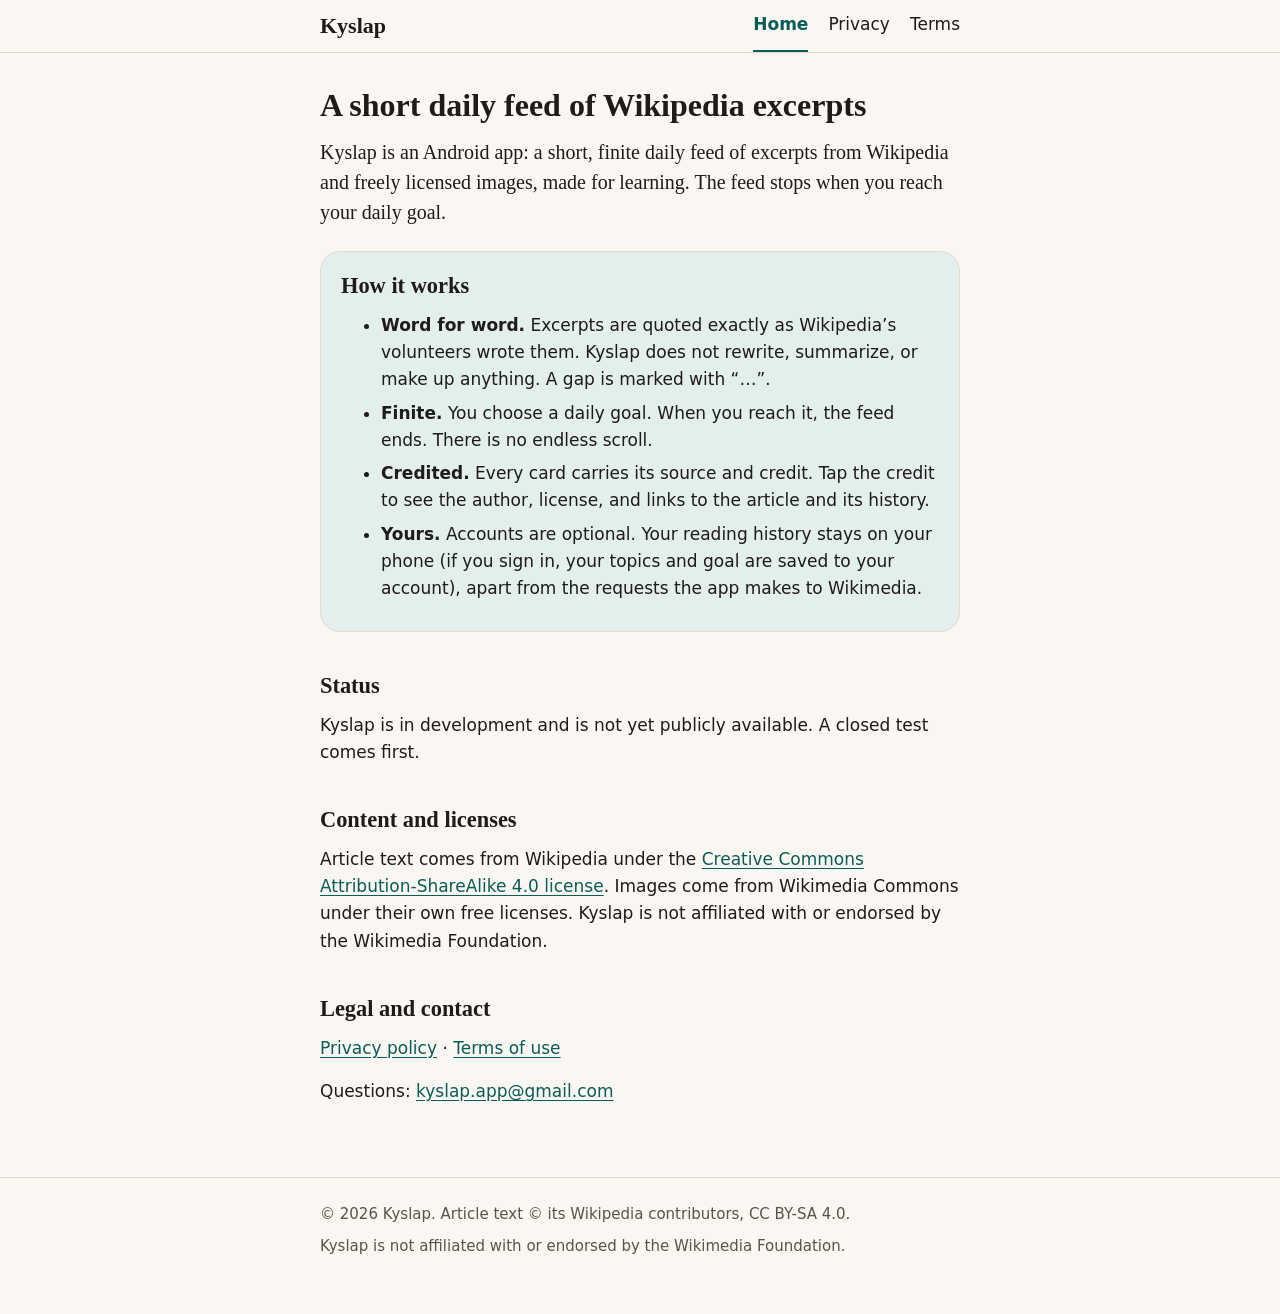
<file: index.html>
<!doctype html>
<html lang="en">
<head>
<meta charset="utf-8">
<meta name="viewport" content="width=device-width, initial-scale=1">
<meta name="color-scheme" content="light dark">
<meta name="description" content="Kyslap is an Android app: a short, finite daily feed of Wikipedia excerpts and freely licensed images, made for learning.">
<title>Kyslap</title>
<link rel="stylesheet" href="style.css">
</head>
<body>
<a class="skip" href="#main">Skip to content</a>
<header class="site"><div class="wrap">
<a class="brand" href="./">Kyslap</a>
<nav aria-label="Main"><a href="./" aria-current="page">Home</a><a href="privacy.html">Privacy</a><a href="terms.html">Terms</a></nav>
</div></header>
<main id="main"><div class="wrap">
<h1>A short daily feed of Wikipedia excerpts</h1>
<p class="lede">Kyslap is an Android app: a short, finite daily feed of excerpts from Wikipedia and freely licensed images, made for learning. The feed stops when you reach your daily goal.</p>

<div class="panel tint">
<h2>How it works</h2>
<ul>
<li><strong>Word for word.</strong> Excerpts are quoted exactly as Wikipedia’s volunteers wrote them. Kyslap does not rewrite, summarize, or make up anything. A gap is marked with “…”.</li>
<li><strong>Finite.</strong> You choose a daily goal. When you reach it, the feed ends. There is no endless scroll.</li>
<li><strong>Credited.</strong> Every card carries its source and credit. Tap the credit to see the author, license, and links to the article and its history.</li>
<li><strong>Yours.</strong> Accounts are optional. Your reading history stays on your phone (if you sign in, your topics and goal are saved to your account), apart from the requests the app makes to Wikimedia.</li>
</ul>
</div>

<h2>Status</h2>
<p>Kyslap is in development and is not yet publicly available. A closed test comes first.</p>

<h2>Content and licenses</h2>
<p>Article text comes from Wikipedia under the <a href="https://creativecommons.org/licenses/by-sa/4.0/">Creative Commons Attribution-ShareAlike 4.0 license</a>. Images come from Wikimedia Commons under their own free licenses. Kyslap is not affiliated with or endorsed by the Wikimedia Foundation.</p>

<h2>Legal and contact</h2>
<p><a href="privacy.html">Privacy policy</a> · <a href="terms.html">Terms of use</a></p>
<p>Questions: <a href="mailto:kyslap.app@gmail.com">kyslap.app@gmail.com</a></p>
</div></main>
<footer class="site"><div class="wrap">
<p>© 2026 Kyslap. Article text © its Wikipedia contributors, CC BY-SA 4.0.</p>
<p>Kyslap is not affiliated with or endorsed by the Wikimedia Foundation.</p>
</div></footer>
</body>
</html>
</file>
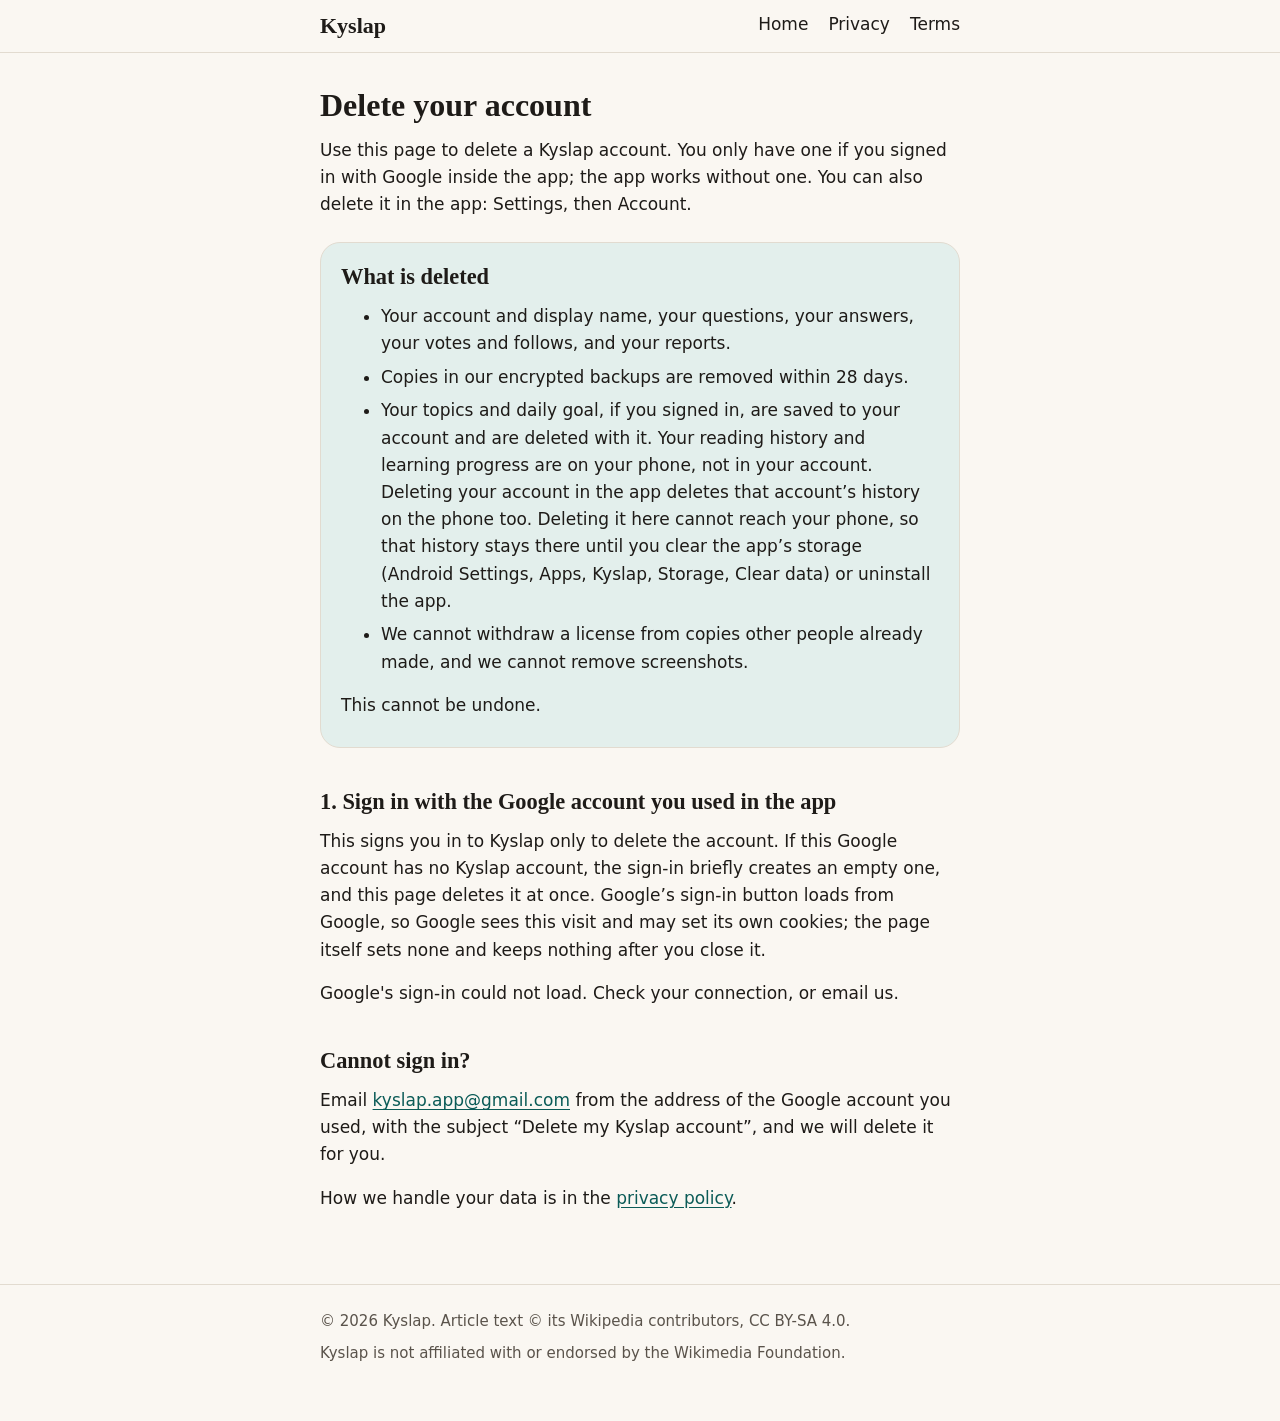
<file: delete-account.html>
<!doctype html>
<html lang="en">
<head>
<meta charset="utf-8">
<meta name="viewport" content="width=device-width, initial-scale=1">
<meta name="color-scheme" content="light dark">
<meta http-equiv="Content-Security-Policy" content="default-src 'none'; base-uri 'none'; form-action 'none'; script-src 'self' https://accounts.google.com/gsi/client; style-src 'self' https://accounts.google.com/gsi/style; frame-src https://accounts.google.com/gsi/; connect-src https://*.supabase.co https://accounts.google.com/gsi/; img-src 'self' data:">
<meta name="description" content="Delete your Kyslap account and everything you wrote with it.">
<meta name="robots" content="noindex">
<title>Delete your account · Kyslap</title>
<link rel="stylesheet" href="style.css">
</head>
<body>
<a class="skip" href="#main">Skip to content</a>
<header class="site"><div class="wrap">
<a class="brand" href="./">Kyslap</a>
<nav aria-label="Main"><a href="./">Home</a><a href="privacy.html">Privacy</a><a href="terms.html">Terms</a></nav>
</div></header>
<main id="main"><div class="wrap">
<h1>Delete your account</h1>
<p>Use this page to delete a Kyslap account. You only have one if you signed in with Google inside the app; the app works without one. You can also delete it in the app: Settings, then Account.</p>

<div class="panel tint">
<h2>What is deleted</h2>
<ul>
<li>Your account and display name, your questions, your answers, your votes and follows, and your reports.</li>
<li>Copies in our encrypted backups are removed within 28 days.</li>
<li>Your topics and daily goal, if you signed in, are saved to your account and are deleted with it. Your reading history and learning progress are on your phone, not in your account. Deleting your account in the app deletes that account’s history on the phone too. Deleting it here cannot reach your phone, so that history stays there until you clear the app’s storage (Android Settings, Apps, Kyslap, Storage, Clear data) or uninstall the app.</li>
<li>We cannot withdraw a license from copies other people already made, and we cannot remove screenshots.</li>
</ul>
<p>This cannot be undone.</p>
</div>

<noscript><p><strong>This page needs JavaScript to sign you in.</strong> You can also email us (see the end of this page).</p></noscript>

<div id="app" hidden>
<div id="step-signin" hidden>
<h2>1. Sign in with the Google account you used in the app</h2>
<p>This signs you in to Kyslap only to delete the account. If this Google account has no Kyslap account, the sign-in briefly creates an empty one, and this page deletes it at once. Google’s sign-in button loads from Google, so Google sees this visit and may set its own cookies; the page itself sets none and keeps nothing after you close it.</p>
<div id="google-button"></div>
</div>

<div id="step-confirm" hidden>
<h2>2. Confirm</h2>
<p id="who">You are signed in.</p>
<p>Deleting now removes the account described above. If this is the wrong Google account, close this page and start again.</p>
<p><label><input type="checkbox" id="understand"> I understand this cannot be undone.</label></p>
<p><button type="button" id="delete" class="btn" disabled>Delete my account</button></p>
</div>

<p id="status" role="status" aria-live="polite"></p>
</div>

<h2>Cannot sign in?</h2>
<p>Email <a href="mailto:kyslap.app@gmail.com">kyslap.app@gmail.com</a> from the address of the Google account you used, with the subject “Delete my Kyslap account”, and we will delete it for you.</p>
<p>How we handle your data is in the <a href="privacy.html">privacy policy</a>.</p>
</div></main>
<footer class="site"><div class="wrap">
<p>© 2026 Kyslap. Article text © its Wikipedia contributors, CC BY-SA 4.0.</p>
<p>Kyslap is not affiliated with or endorsed by the Wikimedia Foundation.</p>
</div></footer>
<script src="delete-account-config.js"></script>
<script src="delete-account.js"></script>
</body>
</html>
</file>
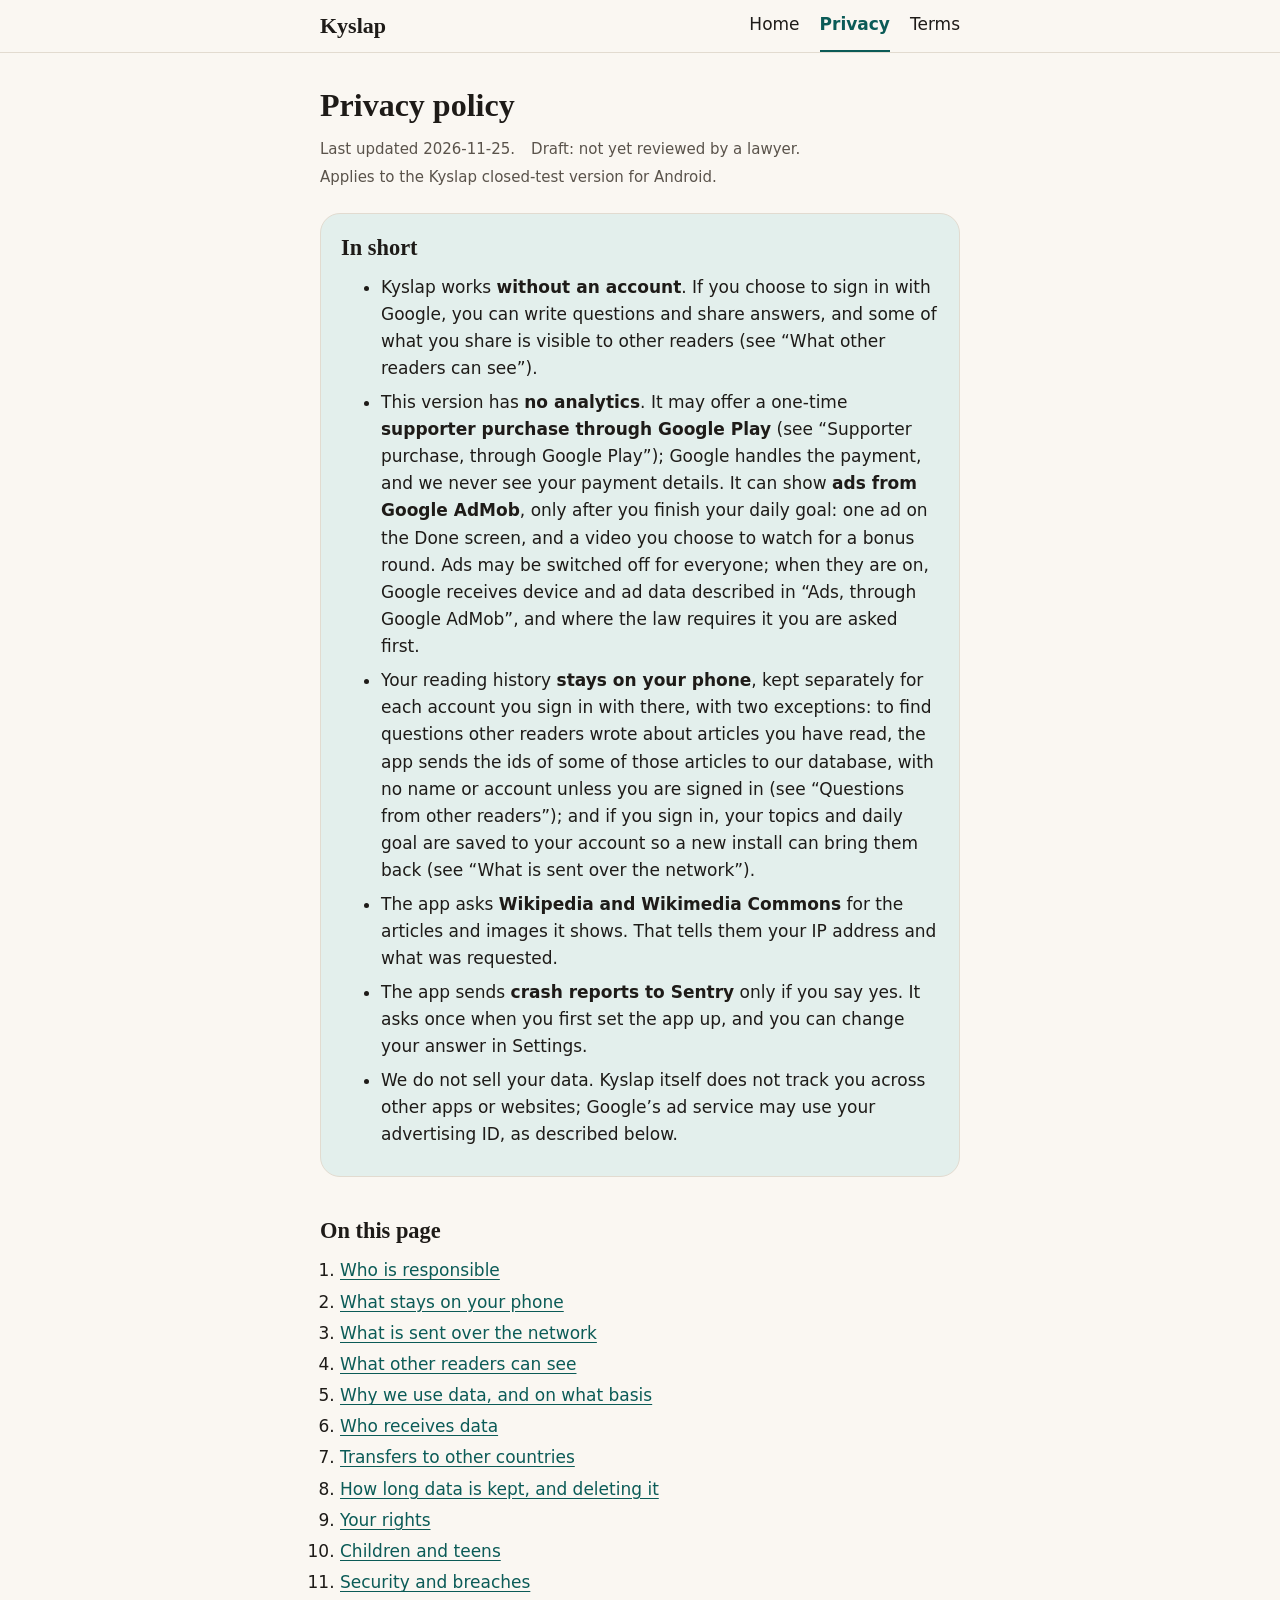
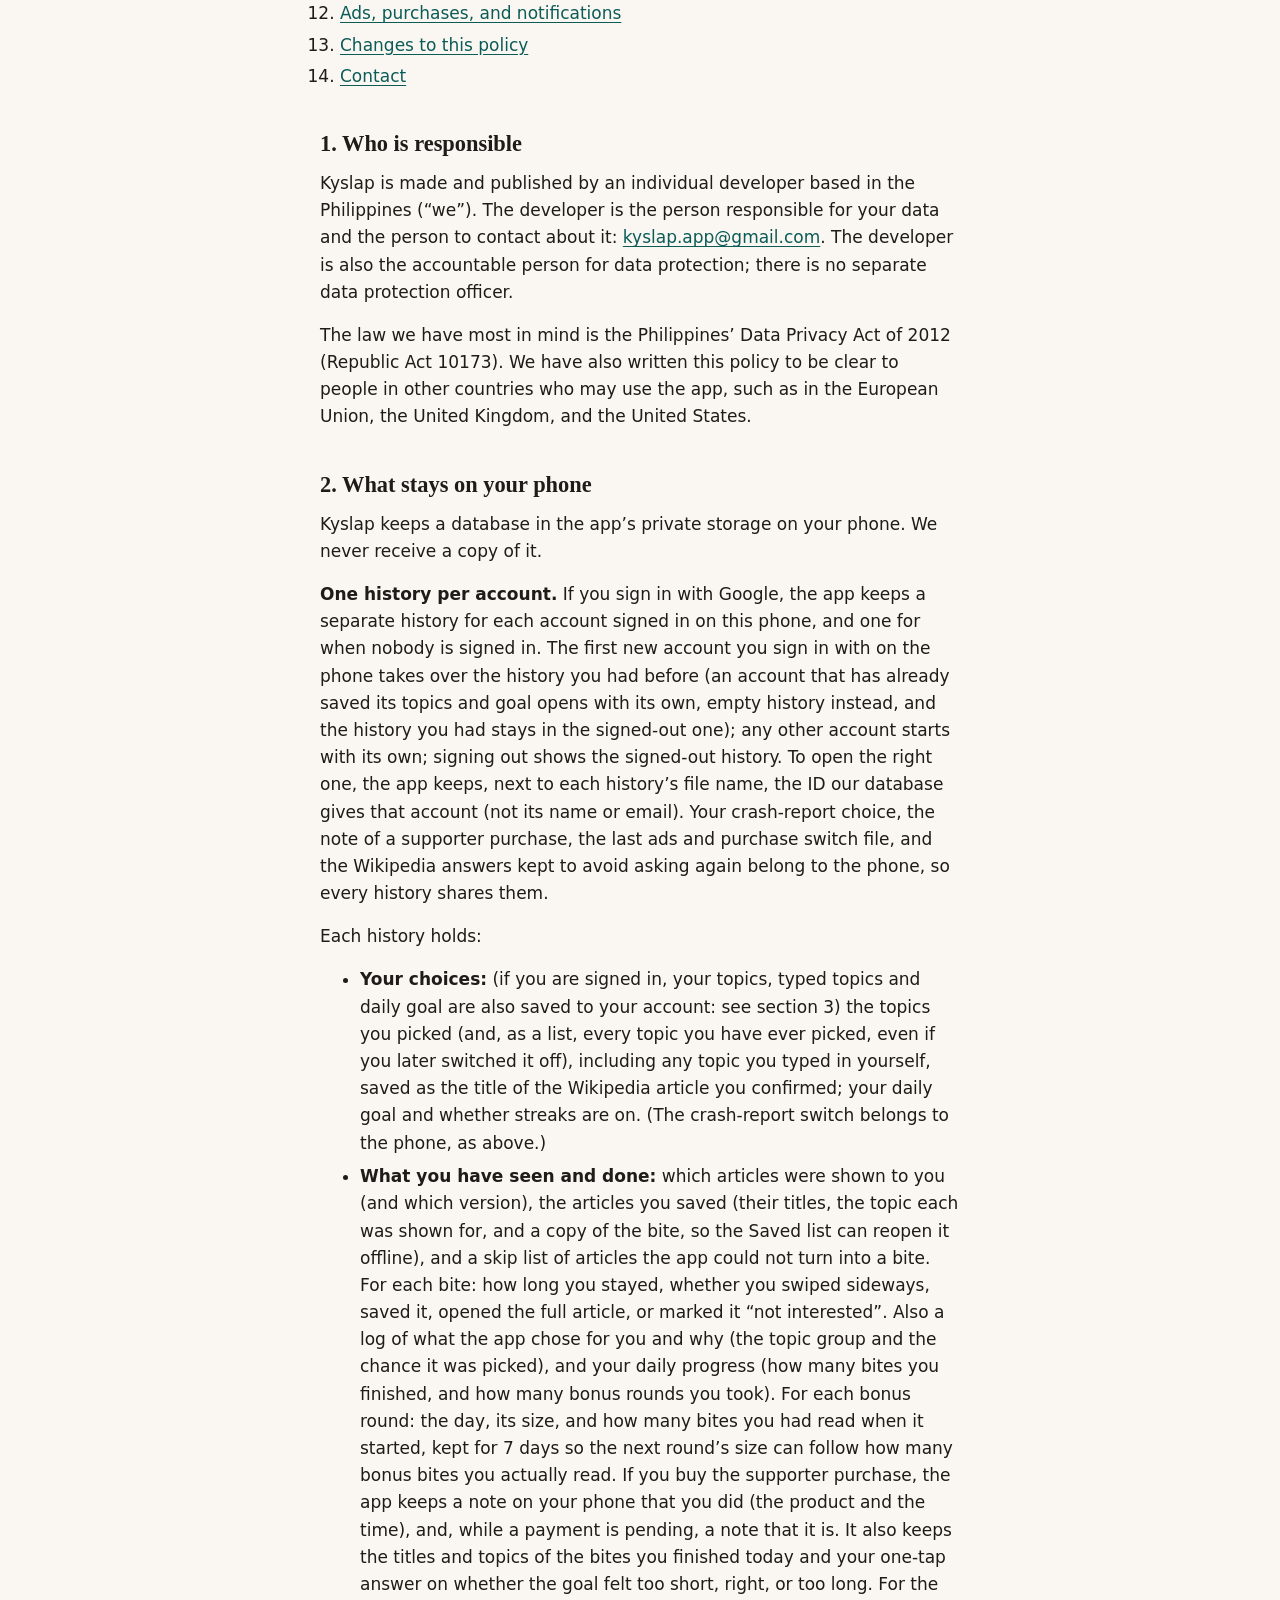
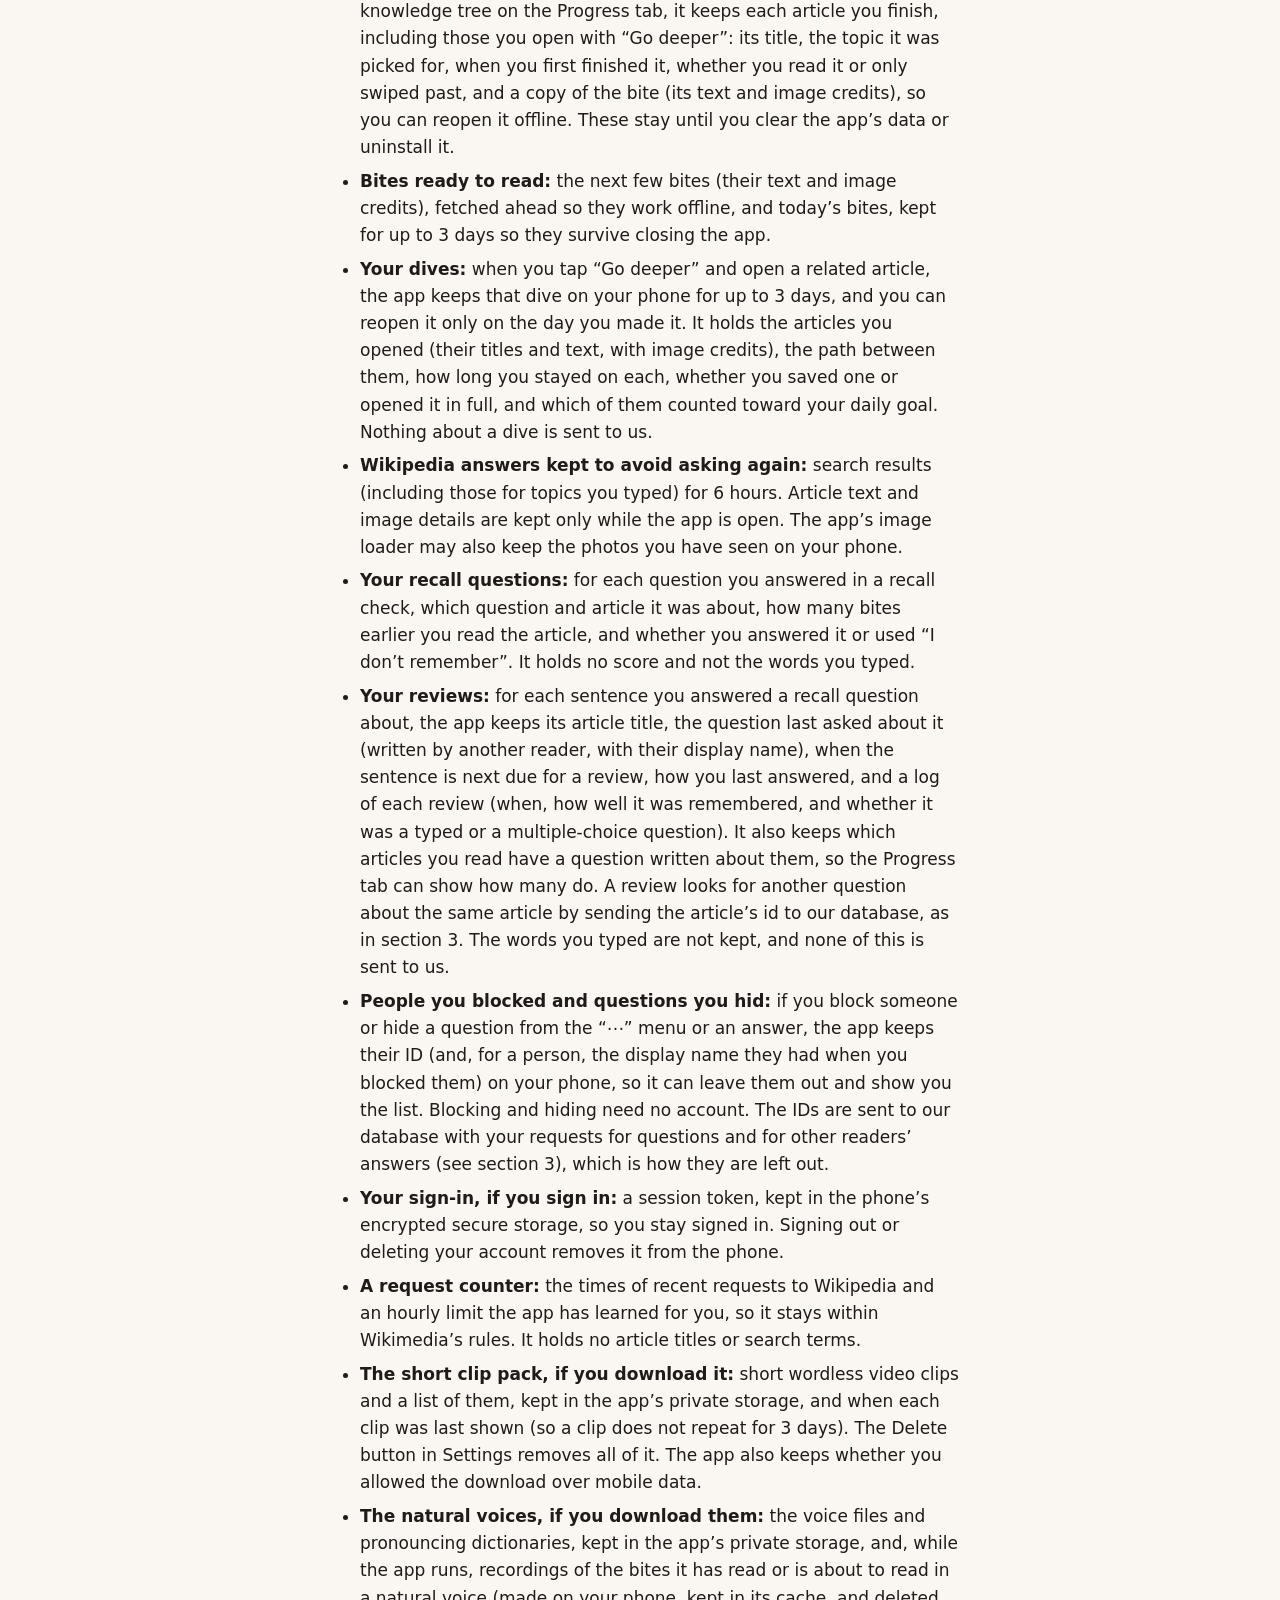
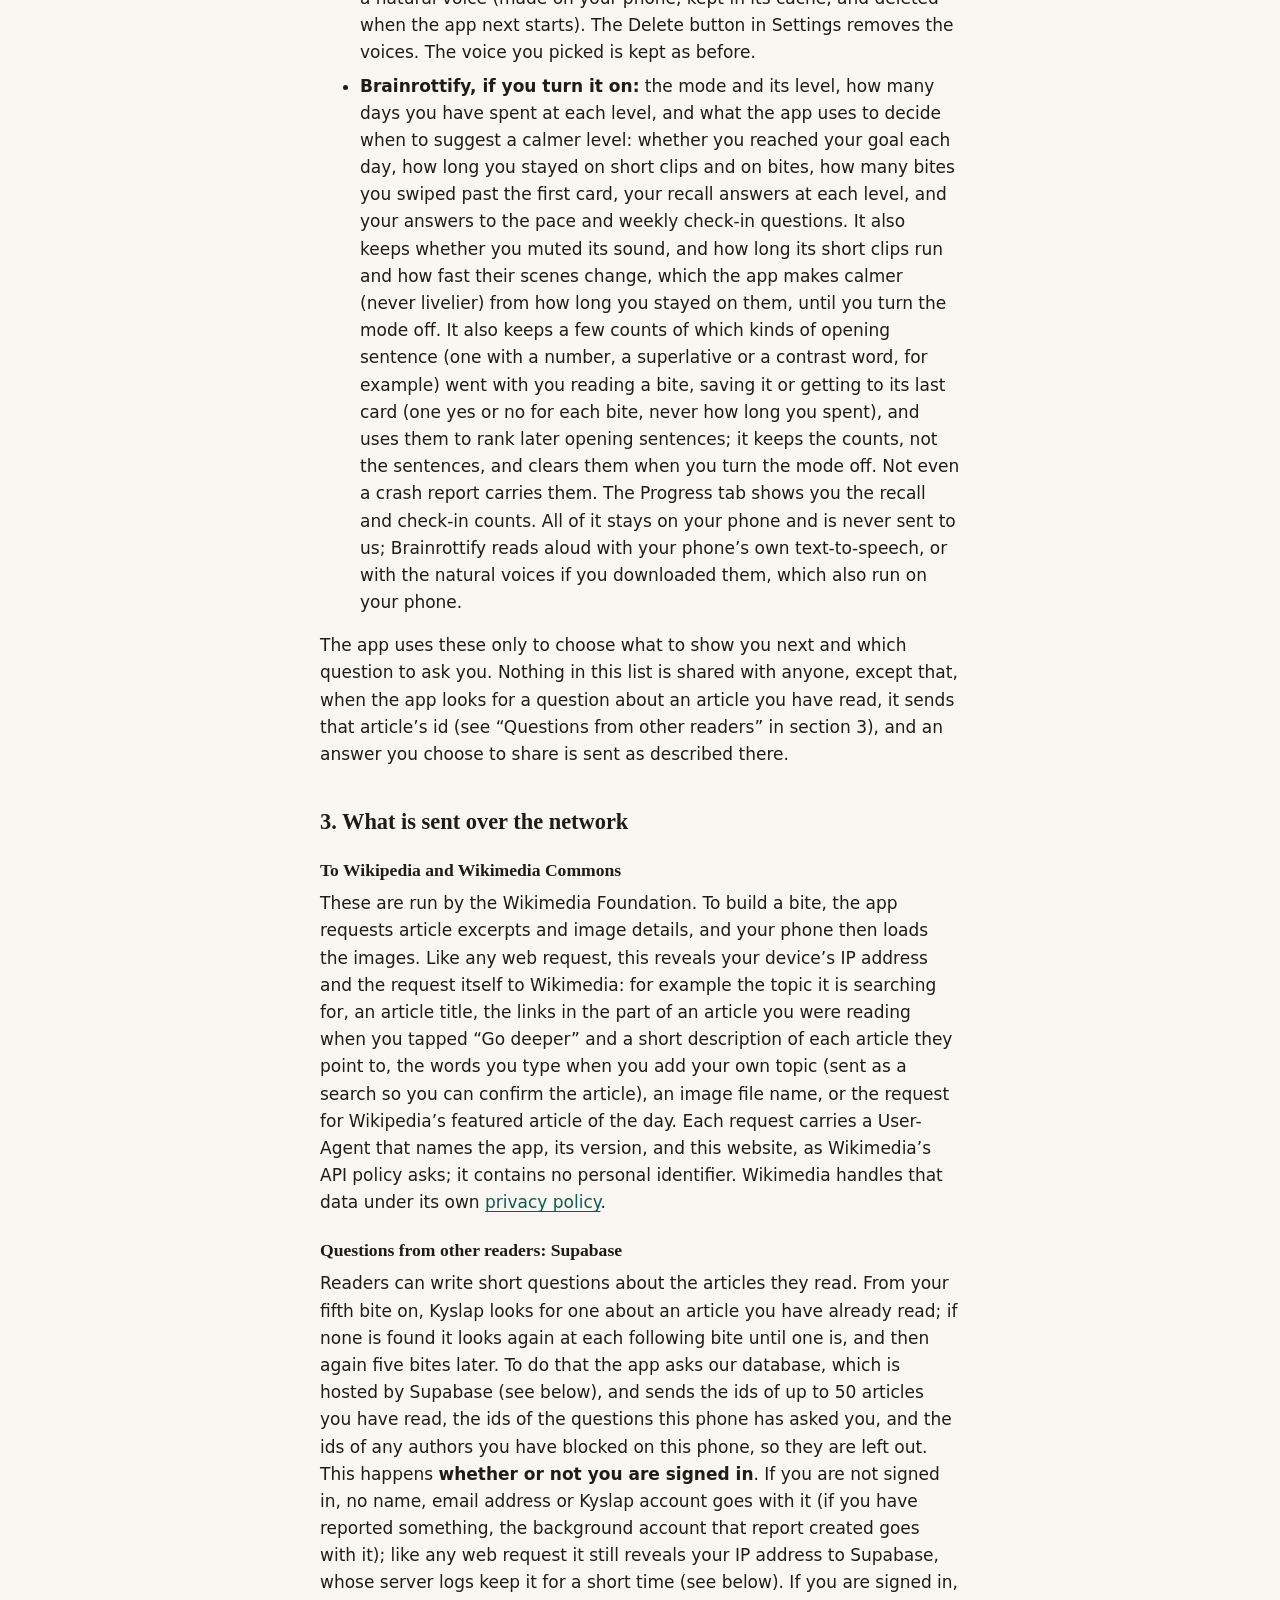
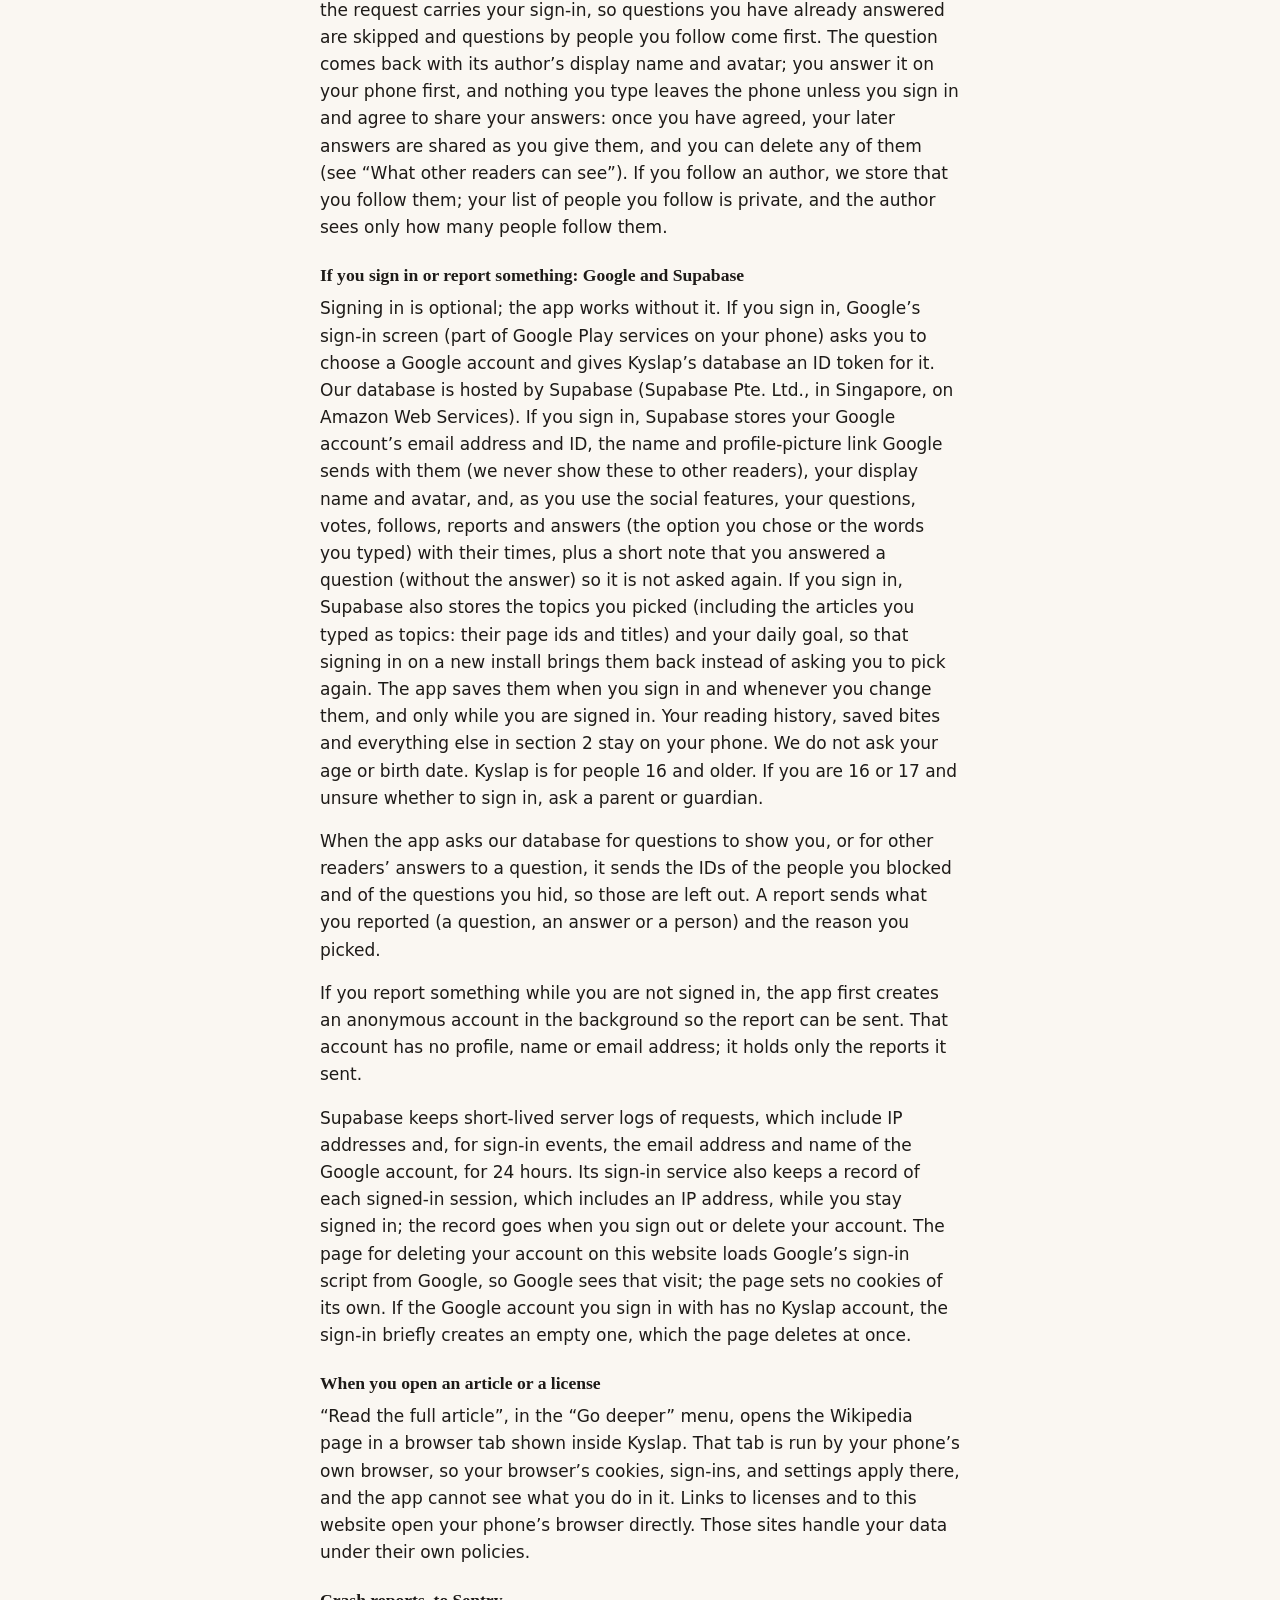
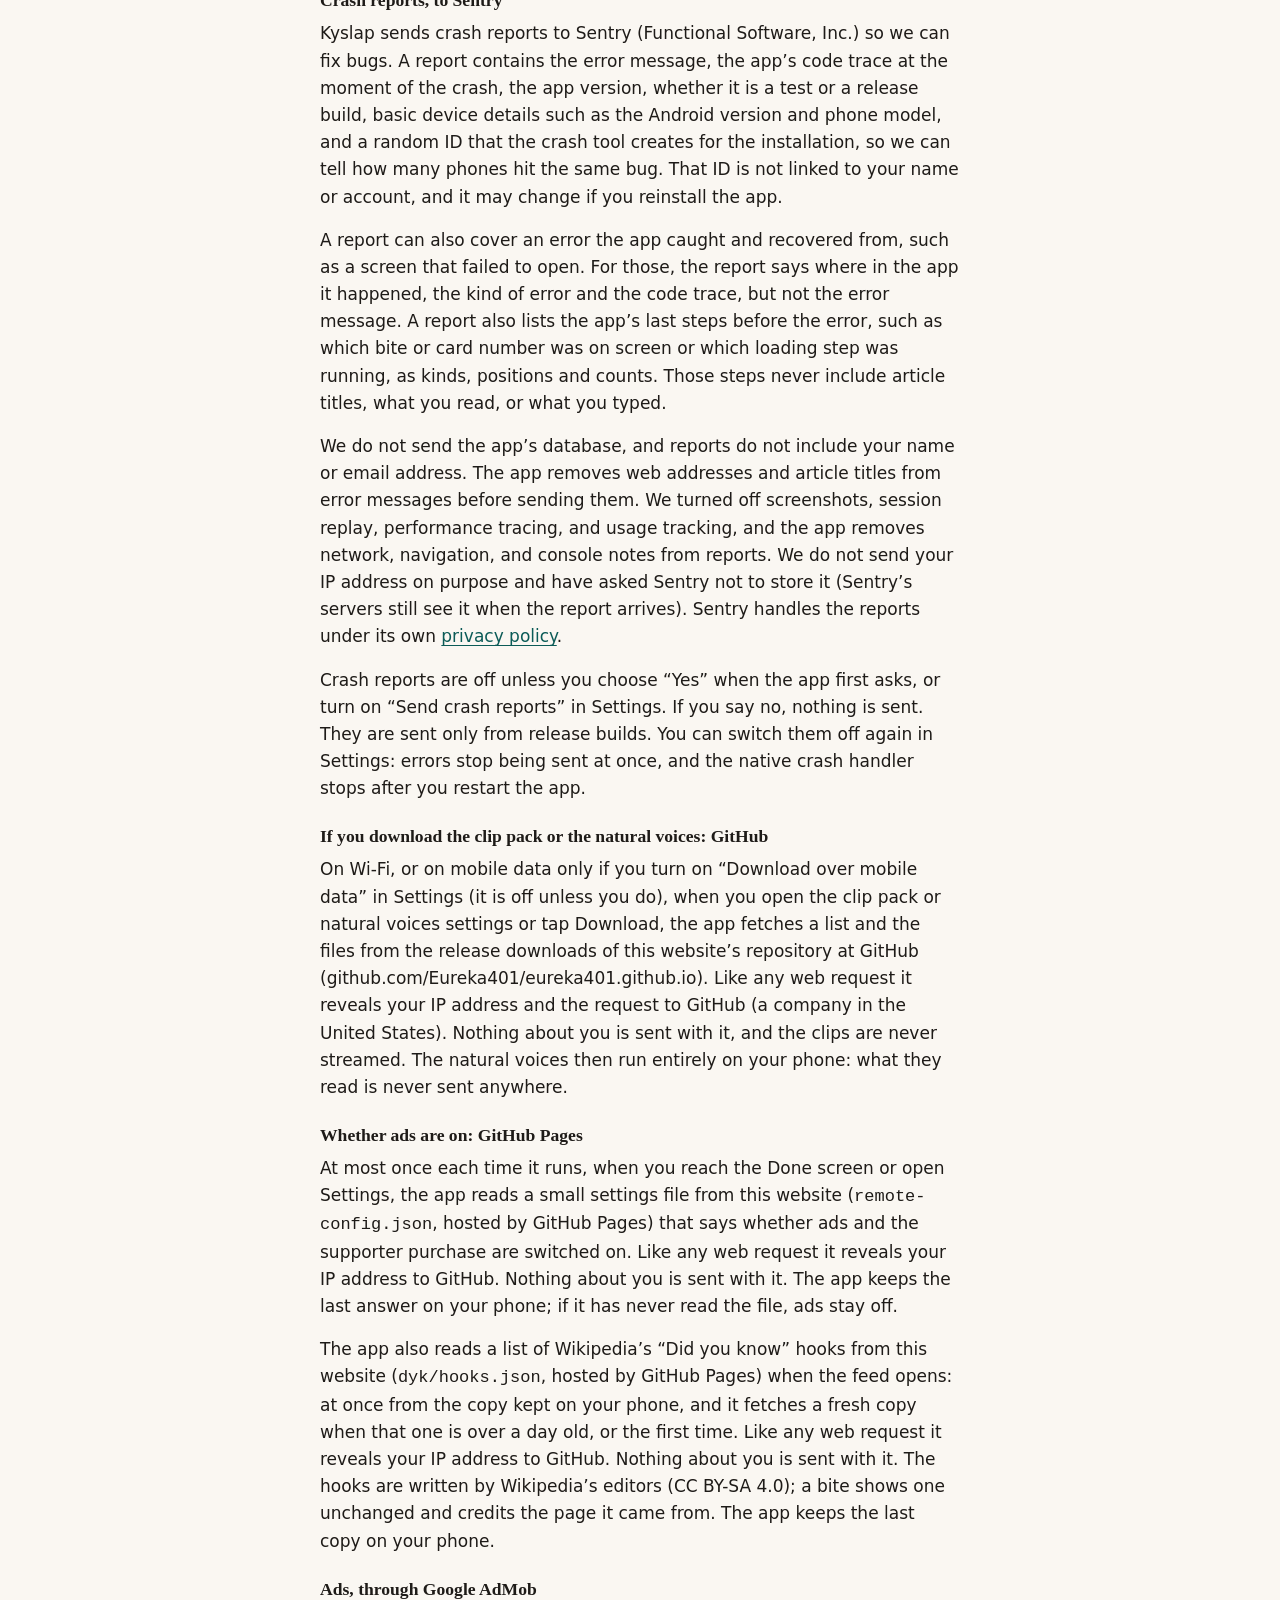
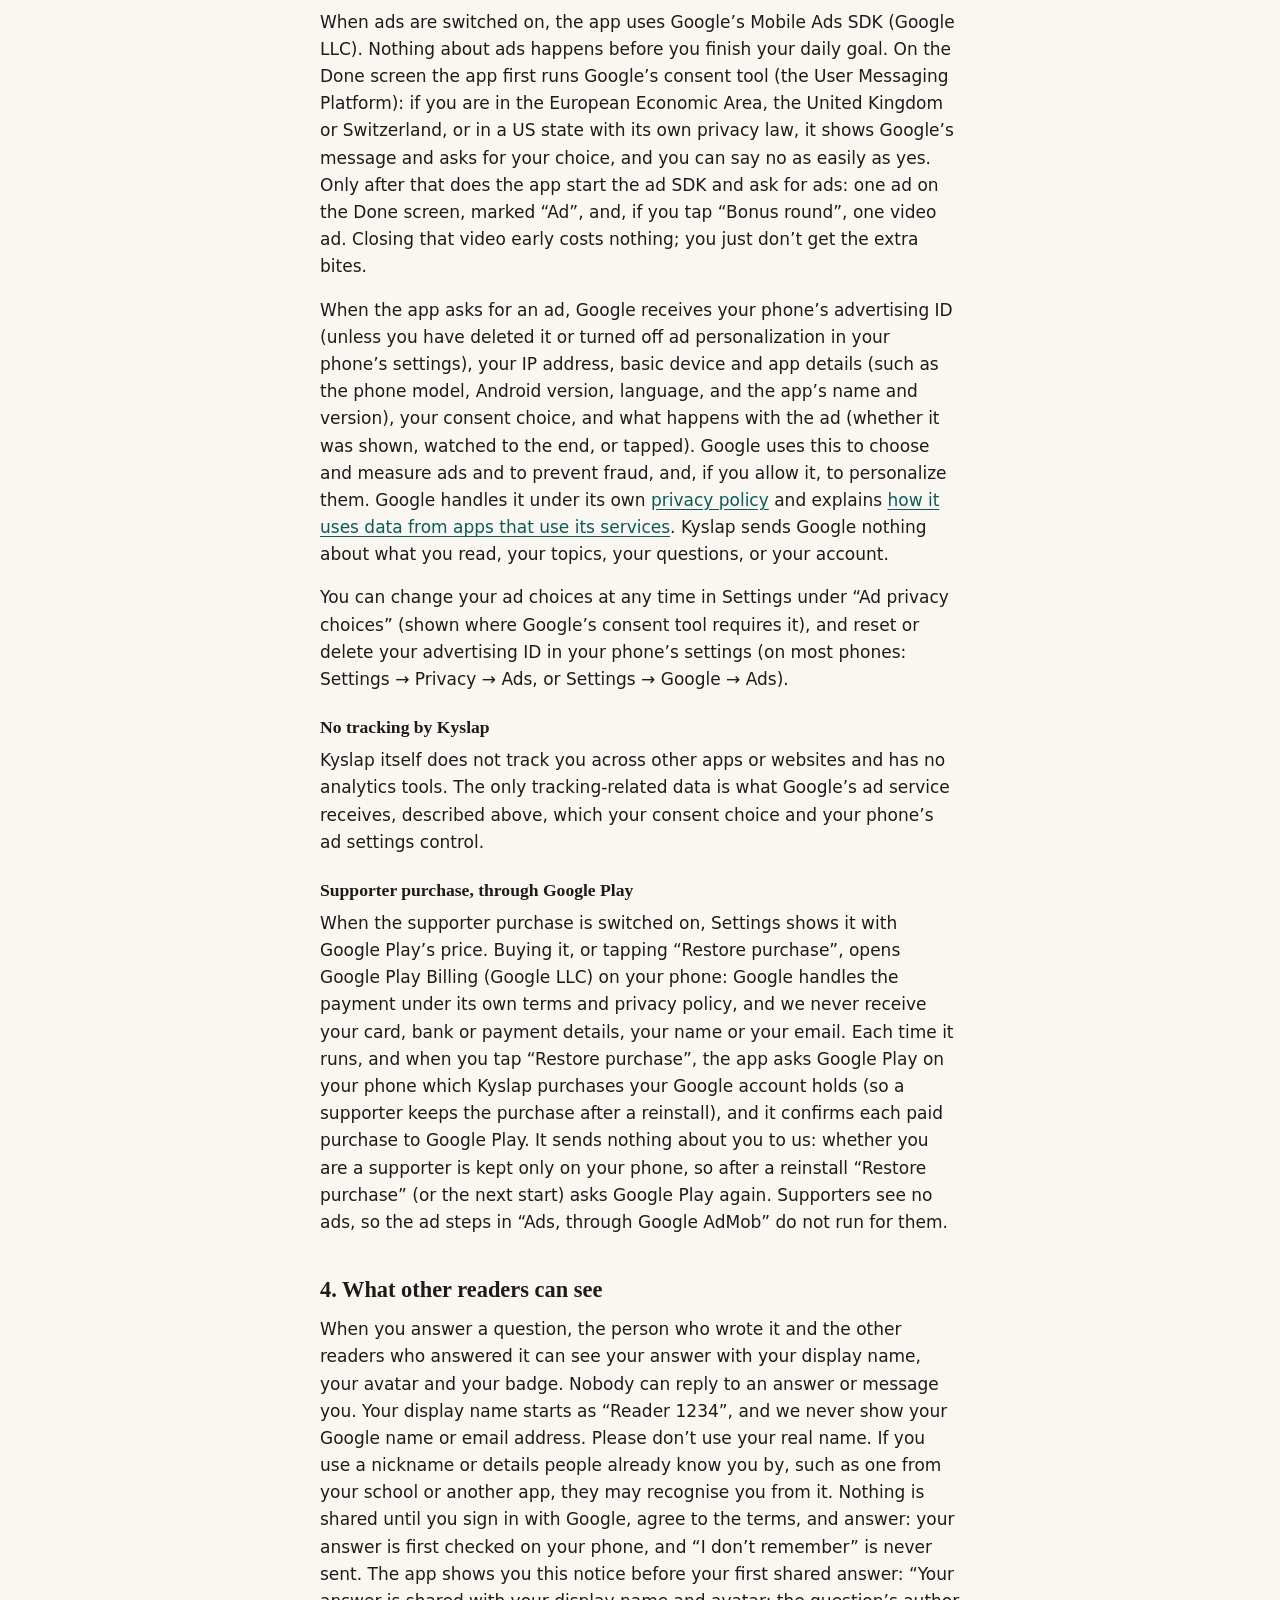
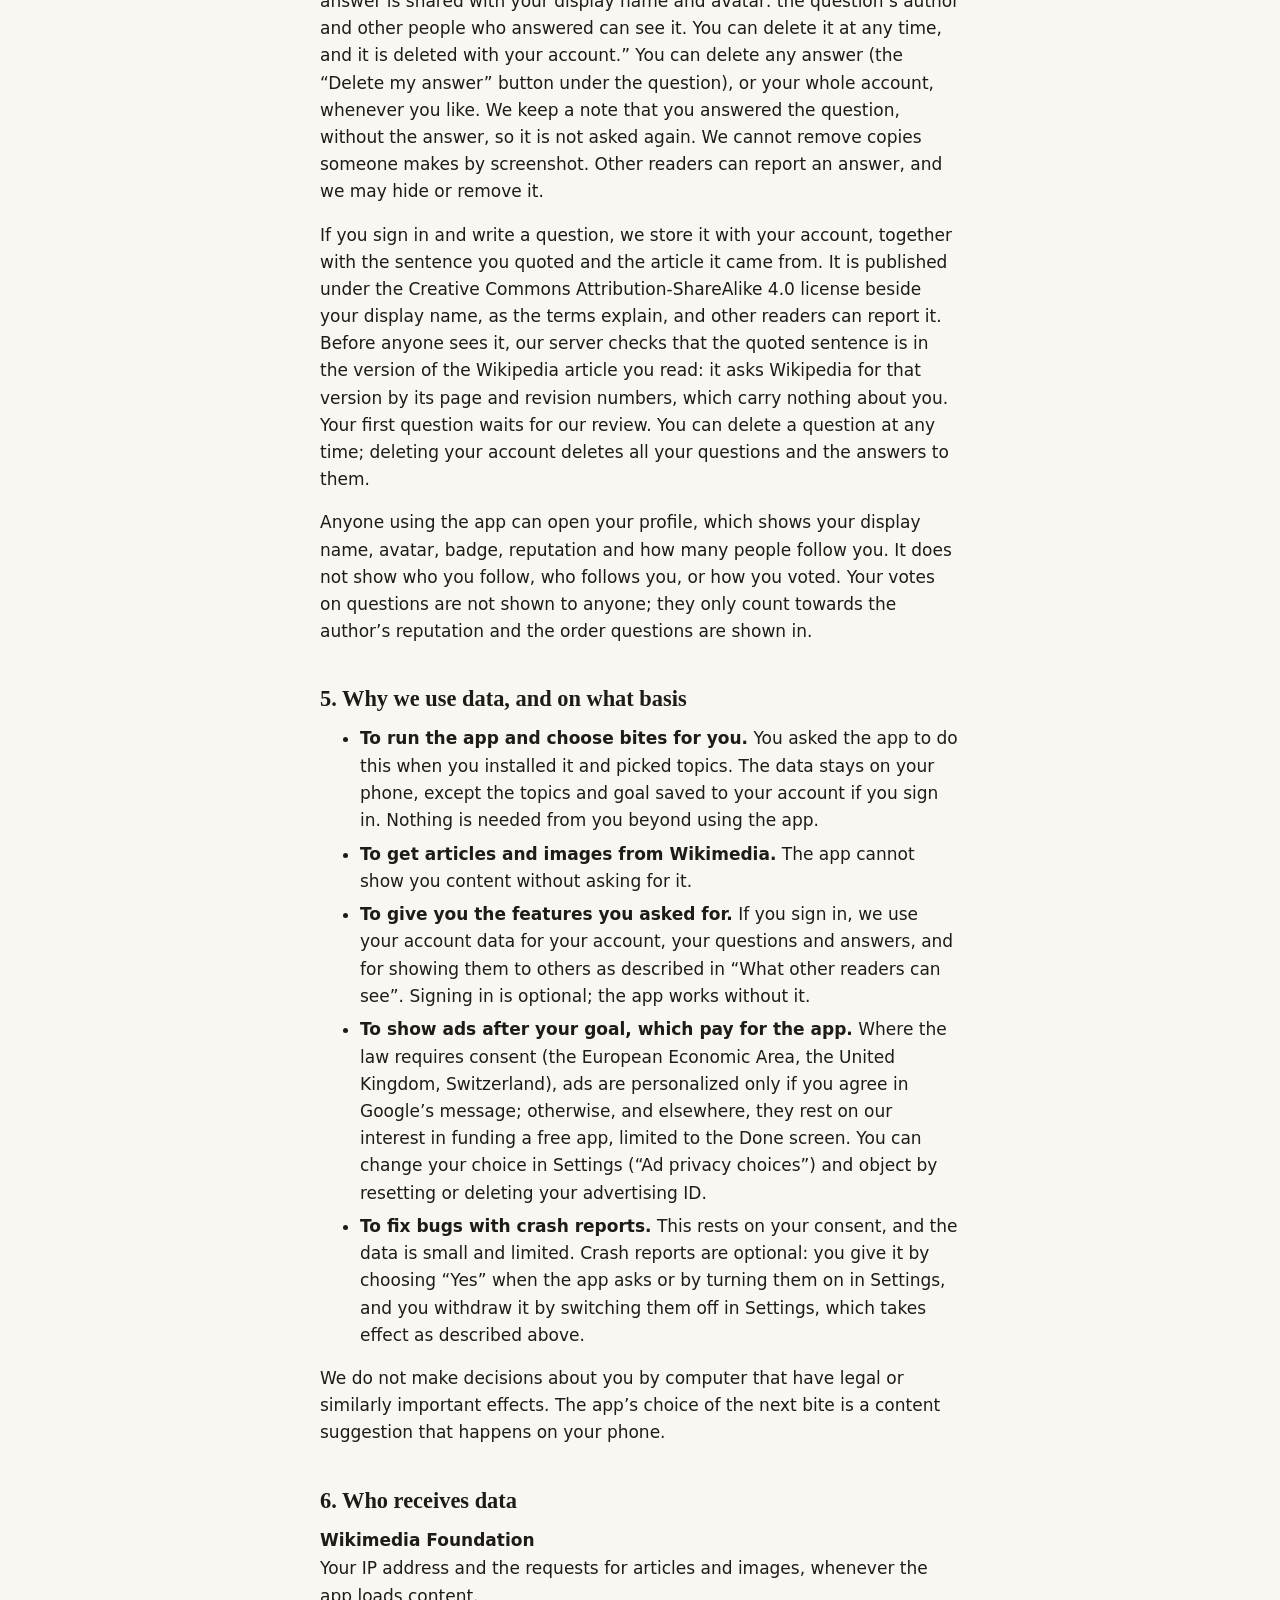
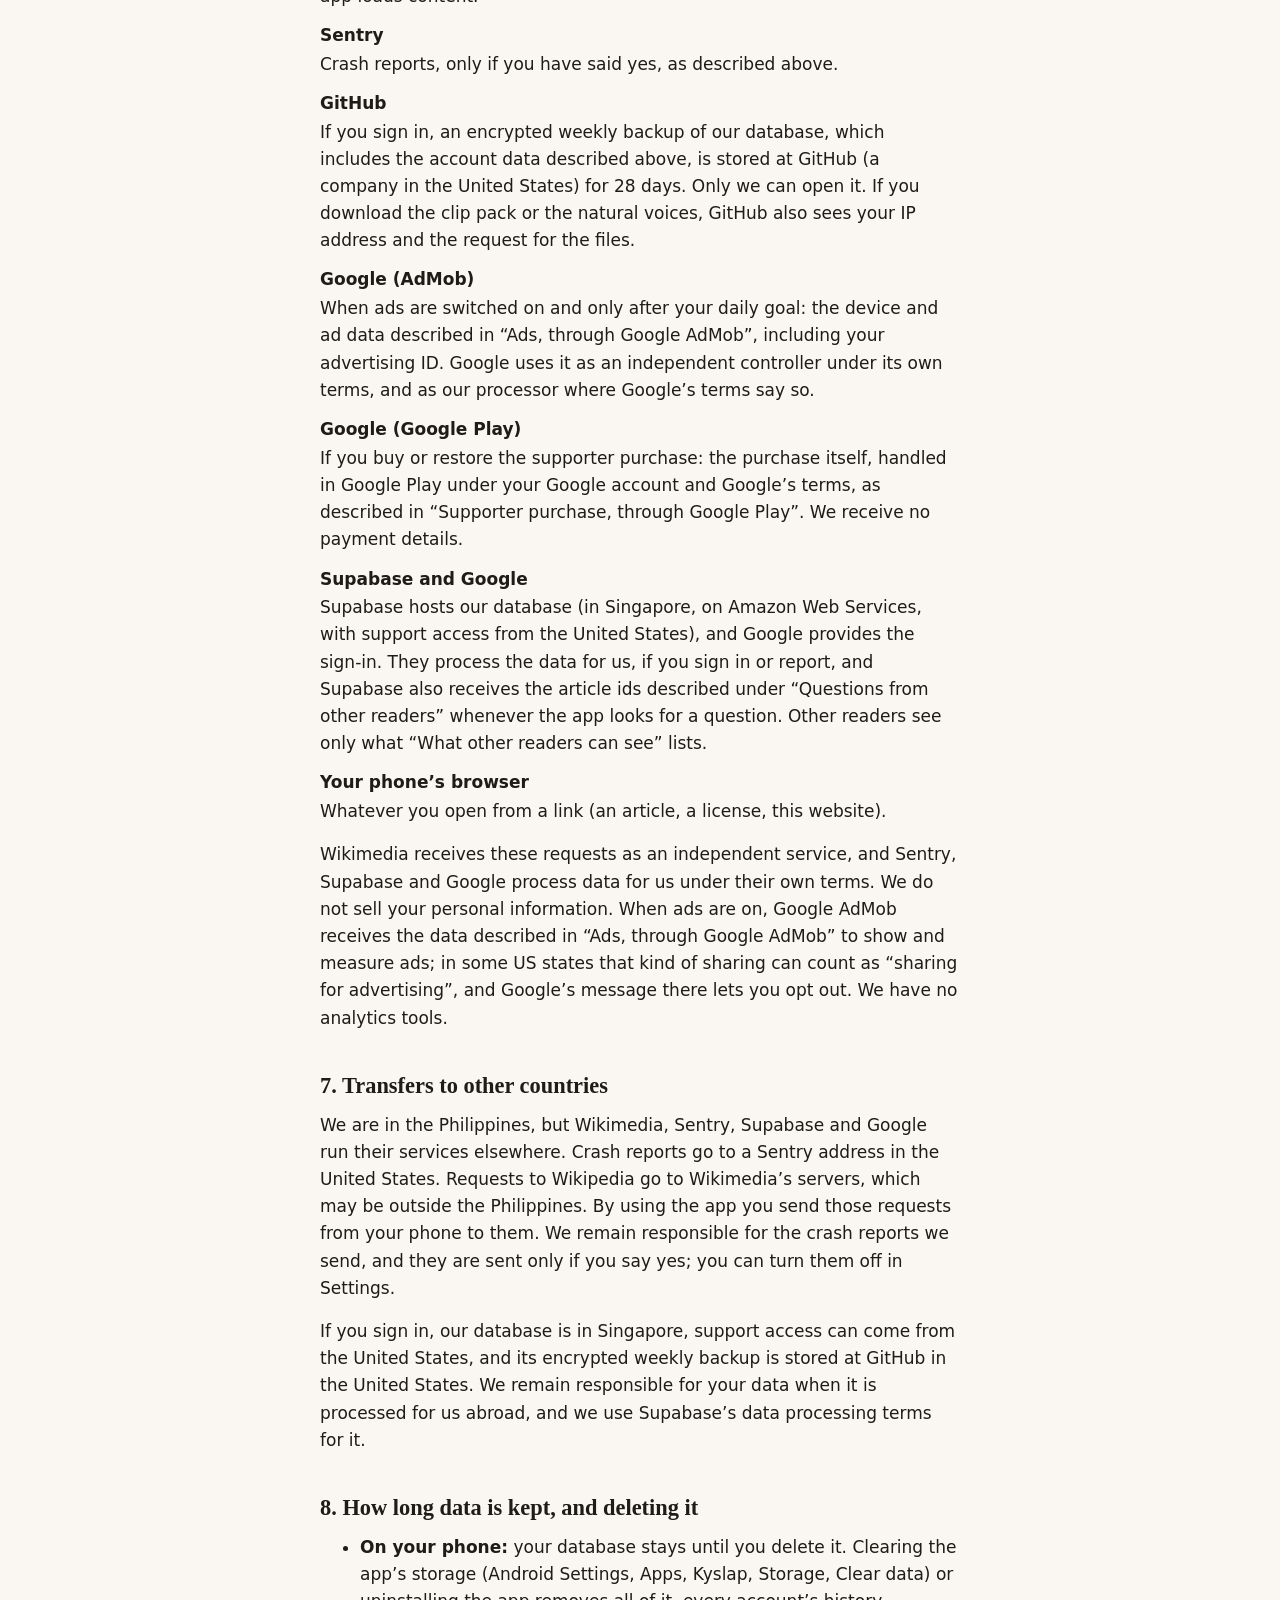
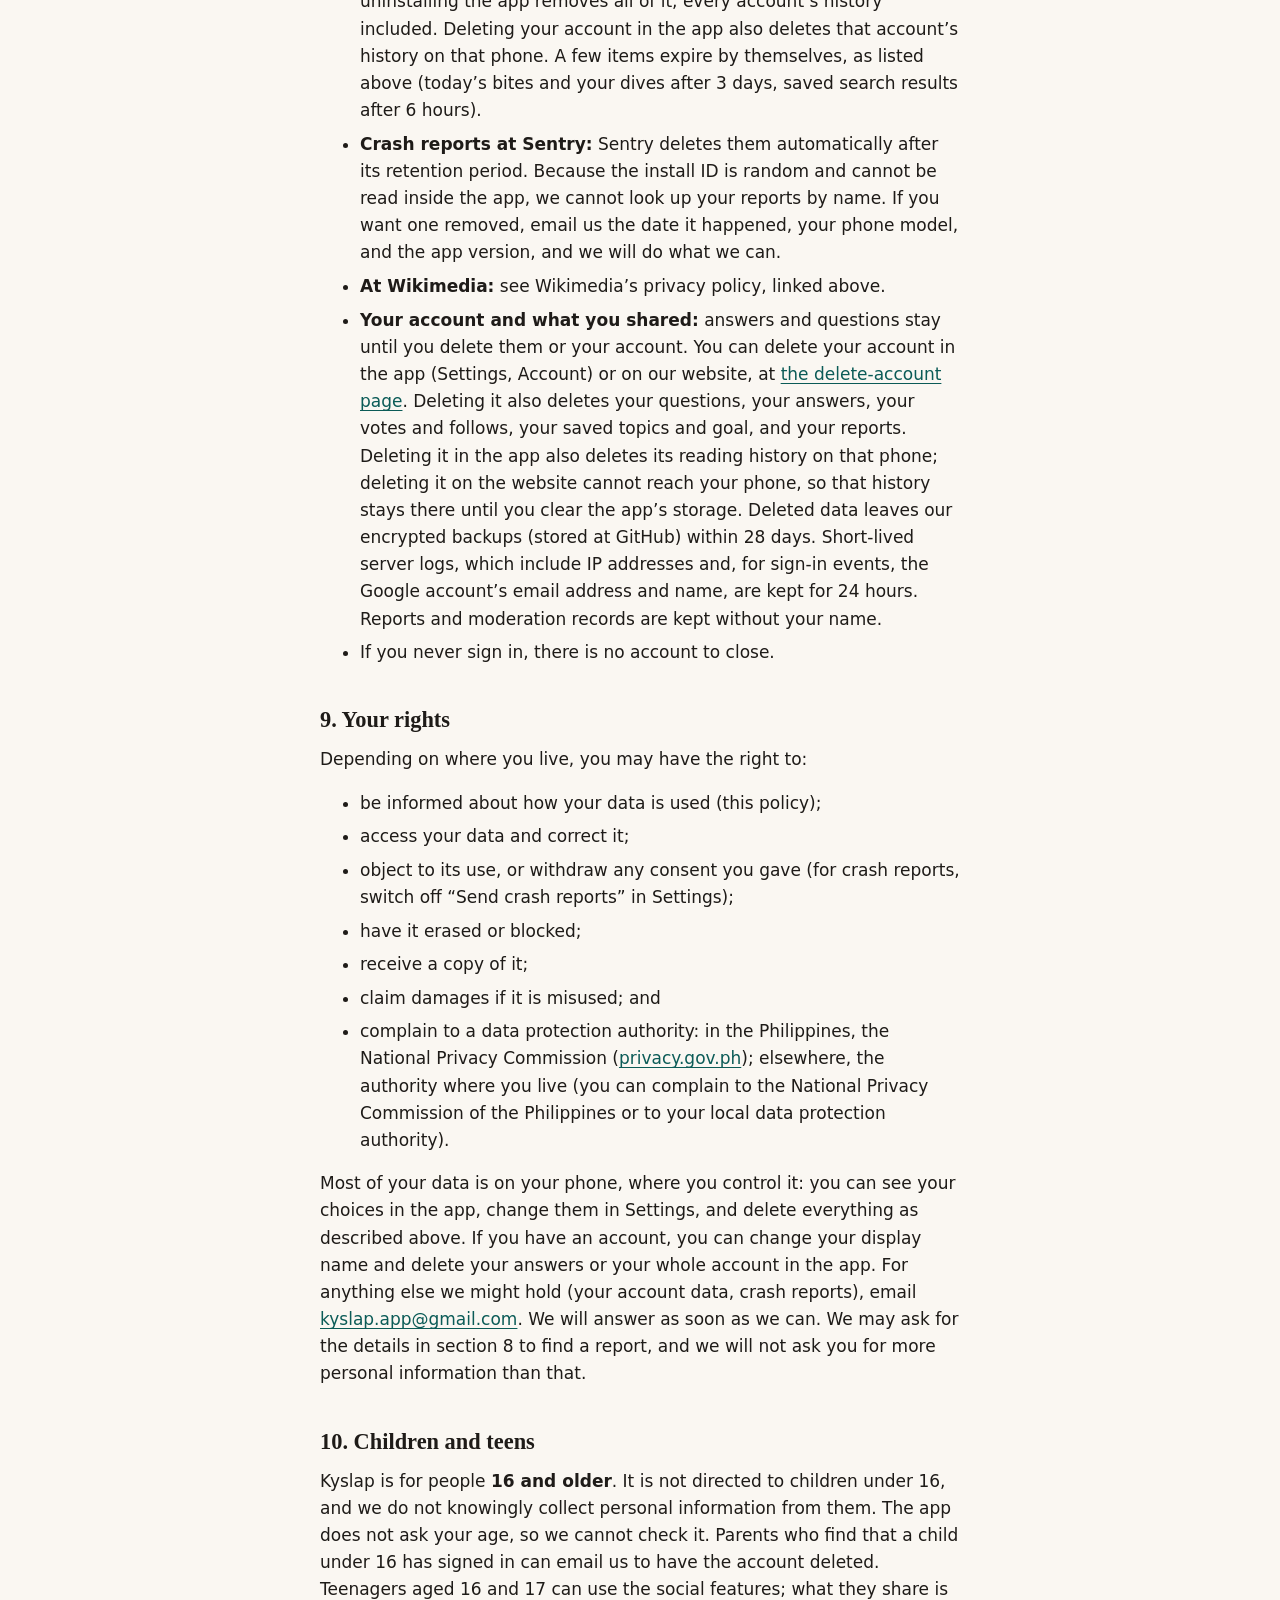
<file: privacy.html>
<!doctype html>
<html lang="en">
<head>
<meta charset="utf-8">
<meta name="viewport" content="width=device-width, initial-scale=1">
<meta name="color-scheme" content="light dark">
<meta name="description" content="How the Kyslap app handles your data: what stays on your phone, what is sent to Wikimedia, Sentry, Supabase and Google, what other readers can see, how long it is kept, and your rights.">
<title>Privacy policy · Kyslap</title>
<link rel="stylesheet" href="style.css">
</head>
<body>
<a class="skip" href="#main">Skip to content</a>
<header class="site"><div class="wrap">
<a class="brand" href="./">Kyslap</a>
<nav aria-label="Main"><a href="./">Home</a><a href="privacy.html" aria-current="page">Privacy</a><a href="terms.html">Terms</a></nav>
</div></header>
<main id="main"><div class="wrap">
<h1>Privacy policy</h1>
<p class="muted updated"><span>Last updated 2026-11-25.</span><span>Draft: not yet reviewed by a lawyer.</span><span>Applies to the Kyslap closed-test version for Android.</span></p>

<div class="panel tint">
<h2>In short</h2>
<ul>
<li>Kyslap works <strong>without an account</strong>. If you choose to sign in with Google, you can write questions and share answers, and some of what you share is visible to other readers (see “What other readers can see”).</li>
<li>This version has <strong>no analytics</strong>. It may offer a one-time <strong>supporter purchase through Google Play</strong> (see “Supporter purchase, through Google Play”); Google handles the payment, and we never see your payment details. It can show <strong>ads from Google AdMob</strong>, only after you finish your daily goal: one ad on the Done screen, and a video you choose to watch for a bonus round. Ads may be switched off for everyone; when they are on, Google receives device and ad data described in “Ads, through Google AdMob”, and where the law requires it you are asked first.</li>
<li>Your reading history <strong>stays on your phone</strong>, kept separately for each account you sign in with there, with two exceptions: to find questions other readers wrote about articles you have read, the app sends the ids of some of those articles to our database, with no name or account unless you are signed in (see “Questions from other readers”); and if you sign in, your topics and daily goal are saved to your account so a new install can bring them back (see “What is sent over the network”).</li>
<li>The app asks <strong>Wikipedia and Wikimedia Commons</strong> for the articles and images it shows. That tells them your IP address and what was requested.</li>
<li>The app sends <strong>crash reports to Sentry</strong> only if you say yes. It asks once when you first set the app up, and you can change your answer in Settings.</li>
<li>We do not sell your data. Kyslap itself does not track you across other apps or websites; Google’s ad service may use your advertising ID, as described below.</li>
</ul>
</div>

<h2 id="contents">On this page</h2>
<ol class="toc">
<li><a href="#who">Who is responsible</a></li>
<li><a href="#phone">What stays on your phone</a></li>
<li><a href="#network">What is sent over the network</a></li>
<li><a href="#others">What other readers can see</a></li>
<li><a href="#why">Why we use data, and on what basis</a></li>
<li><a href="#recipients">Who receives data</a></li>
<li><a href="#transfers">Transfers to other countries</a></li>
<li><a href="#keep">How long data is kept, and deleting it</a></li>
<li><a href="#rights">Your rights</a></li>
<li><a href="#children">Children and teens</a></li>
<li><a href="#security">Security and breaches</a></li>
<li><a href="#later">Ads, purchases, and notifications</a></li>
<li><a href="#changes">Changes to this policy</a></li>
<li><a href="#contact">Contact</a></li>
</ol>

<h2 id="who">1. Who is responsible</h2>
<p>Kyslap is made and published by an individual developer based in the Philippines (“we”). The developer is the person responsible for your data and the person to contact about it: <a href="mailto:kyslap.app@gmail.com">kyslap.app@gmail.com</a>. The developer is also the accountable person for data protection; there is no separate data protection officer.</p>
<p>The law we have most in mind is the Philippines’ Data Privacy Act of 2012 (Republic Act 10173). We have also written this policy to be clear to people in other countries who may use the app, such as in the European Union, the United Kingdom, and the United States.</p>

<h2 id="phone">2. What stays on your phone</h2>
<p>Kyslap keeps a database in the app’s private storage on your phone. We never receive a copy of it.</p>
<p><strong>One history per account.</strong> If you sign in with Google, the app keeps a separate history for each account signed in on this phone, and one for when nobody is signed in. The first new account you sign in with on the phone takes over the history you had before (an account that has already saved its topics and goal opens with its own, empty history instead, and the history you had stays in the signed-out one); any other account starts with its own; signing out shows the signed-out history. To open the right one, the app keeps, next to each history’s file name, the ID our database gives that account (not its name or email). Your crash-report choice, the note of a supporter purchase, the last ads and purchase switch file, and the Wikipedia answers kept to avoid asking again belong to the phone, so every history shares them.</p>
<p>Each history holds:</p>
<ul>
<li><strong>Your choices:</strong> (if you are signed in, your topics, typed topics and daily goal are also saved to your account: see section 3) the topics you picked (and, as a list, every topic you have ever picked, even if you later switched it off), including any topic you typed in yourself, saved as the title of the Wikipedia article you confirmed; your daily goal and whether streaks are on. (The crash-report switch belongs to the phone, as above.)</li>
<li><strong>What you have seen and done:</strong> which articles were shown to you (and which version), the articles you saved (their titles, the topic each was shown for, and a copy of the bite, so the Saved list can reopen it offline), and a skip list of articles the app could not turn into a bite. For each bite: how long you stayed, whether you swiped sideways, saved it, opened the full article, or marked it “not interested”. Also a log of what the app chose for you and why (the topic group and the chance it was picked), and your daily progress (how many bites you finished, and how many bonus rounds you took). For each bonus round: the day, its size, and how many bites you had read when it started, kept for 7 days so the next round’s size can follow how many bonus bites you actually read. If you buy the supporter purchase, the app keeps a note on your phone that you did (the product and the time), and, while a payment is pending, a note that it is. It also keeps the titles and topics of the bites you finished today and your one-tap answer on whether the goal felt too short, right, or too long. For the knowledge tree on the Progress tab, it keeps each article you finish, including those you open with “Go deeper”: its title, the topic it was picked for, when you first finished it, whether you read it or only swiped past, and a copy of the bite (its text and image credits), so you can reopen it offline. These stay until you clear the app’s data or uninstall it.</li>
<li><strong>Bites ready to read:</strong> the next few bites (their text and image credits), fetched ahead so they work offline, and today’s bites, kept for up to 3 days so they survive closing the app.</li>
<li><strong>Your dives:</strong> when you tap “Go deeper” and open a related article, the app keeps that dive on your phone for up to 3 days, and you can reopen it only on the day you made it. It holds the articles you opened (their titles and text, with image credits), the path between them, how long you stayed on each, whether you saved one or opened it in full, and which of them counted toward your daily goal. Nothing about a dive is sent to us.</li>
<li><strong>Wikipedia answers kept to avoid asking again:</strong> search results (including those for topics you typed) for 6 hours. Article text and image details are kept only while the app is open. The app’s image loader may also keep the photos you have seen on your phone.</li>
<li><strong>Your recall questions:</strong> for each question you answered in a recall check, which question and article it was about, how many bites earlier you read the article, and whether you answered it or used “I don’t remember”. It holds no score and not the words you typed.</li>
<li><strong>Your reviews:</strong> for each sentence you answered a recall question about, the app keeps its article title, the question last asked about it (written by another reader, with their display name), when the sentence is next due for a review, how you last answered, and a log of each review (when, how well it was remembered, and whether it was a typed or a multiple-choice question). It also keeps which articles you read have a question written about them, so the Progress tab can show how many do. A review looks for another question about the same article by sending the article’s id to our database, as in section 3. The words you typed are not kept, and none of this is sent to us.</li>
<li><strong>People you blocked and questions you hid:</strong> if you block someone or hide a question from the “⋯” menu or an answer, the app keeps their ID (and, for a person, the display name they had when you blocked them) on your phone, so it can leave them out and show you the list. Blocking and hiding need no account. The IDs are sent to our database with your requests for questions and for other readers’ answers (see section 3), which is how they are left out.</li>
<li><strong>Your sign-in, if you sign in:</strong> a session token, kept in the phone’s encrypted secure storage, so you stay signed in. Signing out or deleting your account removes it from the phone.</li>
<li><strong>A request counter:</strong> the times of recent requests to Wikipedia and an hourly limit the app has learned for you, so it stays within Wikimedia’s rules. It holds no article titles or search terms.</li>
<li><strong>The short clip pack, if you download it:</strong> short wordless video clips and a list of them, kept in the app’s private storage, and when each clip was last shown (so a clip does not repeat for 3 days). The Delete button in Settings removes all of it. The app also keeps whether you allowed the download over mobile data.</li>
<li><strong>The natural voices, if you download them:</strong> the voice files and pronouncing dictionaries, kept in the app’s private storage, and, while the app runs, recordings of the bites it has read or is about to read in a natural voice (made on your phone, kept in its cache, and deleted when the app next starts). The Delete button in Settings removes the voices. The voice you picked is kept as before.</li>
<li><strong>Brainrottify, if you turn it on:</strong> the mode and its level, how many days you have spent at each level, and what the app uses to decide when to suggest a calmer level: whether you reached your goal each day, how long you stayed on short clips and on bites, how many bites you swiped past the first card, your recall answers at each level, and your answers to the pace and weekly check-in questions. It also keeps whether you muted its sound, and how long its short clips run and how fast their scenes change, which the app makes calmer (never livelier) from how long you stayed on them, until you turn the mode off. It also keeps a few counts of which kinds of opening sentence (one with a number, a superlative or a contrast word, for example) went with you reading a bite, saving it or getting to its last card (one yes or no for each bite, never how long you spent), and uses them to rank later opening sentences; it keeps the counts, not the sentences, and clears them when you turn the mode off. Not even a crash report carries them. The Progress tab shows you the recall and check-in counts. All of it stays on your phone and is never sent to us; Brainrottify reads aloud with your phone’s own text-to-speech, or with the natural voices if you downloaded them, which also run on your phone.</li>
</ul>
<p>The app uses these only to choose what to show you next and which question to ask you. Nothing in this list is shared with anyone, except that, when the app looks for a question about an article you have read, it sends that article’s id (see “Questions from other readers” in section 3), and an answer you choose to share is sent as described there.</p>

<h2 id="network">3. What is sent over the network</h2>
<h3>To Wikipedia and Wikimedia Commons</h3>
<p>These are run by the Wikimedia Foundation. To build a bite, the app requests article excerpts and image details, and your phone then loads the images. Like any web request, this reveals your device’s IP address and the request itself to Wikimedia: for example the topic it is searching for, an article title, the links in the part of an article you were reading when you tapped “Go deeper” and a short description of each article they point to, the words you type when you add your own topic (sent as a search so you can confirm the article), an image file name, or the request for Wikipedia’s featured article of the day. Each request carries a User-Agent that names the app, its version, and this website, as Wikimedia’s API policy asks; it contains no personal identifier. Wikimedia handles that data under its own <a href="https://foundation.wikimedia.org/wiki/Policy:Privacy_policy">privacy policy</a>.</p>
<h3>Questions from other readers: Supabase</h3>
<p>Readers can write short questions about the articles they read. From your fifth bite on, Kyslap looks for one about an article you have already read; if none is found it looks again at each following bite until one is, and then again five bites later. To do that the app asks our database, which is hosted by Supabase (see below), and sends the ids of up to 50 articles you have read, the ids of the questions this phone has asked you, and the ids of any authors you have blocked on this phone, so they are left out. This happens <strong>whether or not you are signed in</strong>. If you are not signed in, no name, email address or Kyslap account goes with it (if you have reported something, the background account that report created goes with it); like any web request it still reveals your IP address to Supabase, whose server logs keep it for a short time (see below). If you are signed in, the request carries your sign-in, so questions you have already answered are skipped and questions by people you follow come first. The question comes back with its author’s display name and avatar; you answer it on your phone first, and nothing you type leaves the phone unless you sign in and agree to share your answers: once you have agreed, your later answers are shared as you give them, and you can delete any of them (see “What other readers can see”). If you follow an author, we store that you follow them; your list of people you follow is private, and the author sees only how many people follow them.</p>
<h3>If you sign in or report something: Google and Supabase</h3>
<p>Signing in is optional; the app works without it. If you sign in, Google’s sign-in screen (part of Google Play services on your phone) asks you to choose a Google account and gives Kyslap’s database an ID token for it. Our database is hosted by Supabase (Supabase Pte. Ltd., in Singapore, on Amazon Web Services). If you sign in, Supabase stores your Google account’s email address and ID, the name and profile-picture link Google sends with them (we never show these to other readers), your display name and avatar, and, as you use the social features, your questions, votes, follows, reports and answers (the option you chose or the words you typed) with their times, plus a short note that you answered a question (without the answer) so it is not asked again. If you sign in, Supabase also stores the topics you picked (including the articles you typed as topics: their page ids and titles) and your daily goal, so that signing in on a new install brings them back instead of asking you to pick again. The app saves them when you sign in and whenever you change them, and only while you are signed in. Your reading history, saved bites and everything else in section 2 stay on your phone. We do not ask your age or birth date. Kyslap is for people 16 and older. If you are 16 or 17 and unsure whether to sign in, ask a parent or guardian.</p>
<p>When the app asks our database for questions to show you, or for other readers’ answers to a question, it sends the IDs of the people you blocked and of the questions you hid, so those are left out. A report sends what you reported (a question, an answer or a person) and the reason you picked.</p>
<p>If you report something while you are not signed in, the app first creates an anonymous account in the background so the report can be sent. That account has no profile, name or email address; it holds only the reports it sent.</p>
<p>Supabase keeps short-lived server logs of requests, which include IP addresses and, for sign-in events, the email address and name of the Google account, for 24 hours. Its sign-in service also keeps a record of each signed-in session, which includes an IP address, while you stay signed in; the record goes when you sign out or delete your account. The page for deleting your account on this website loads Google’s sign-in script from Google, so Google sees that visit; the page sets no cookies of its own. If the Google account you sign in with has no Kyslap account, the sign-in briefly creates an empty one, which the page deletes at once.</p>
<h3>When you open an article or a license</h3>
<p>“Read the full article”, in the “Go deeper” menu, opens the Wikipedia page in a browser tab shown inside Kyslap. That tab is run by your phone’s own browser, so your browser’s cookies, sign-ins, and settings apply there, and the app cannot see what you do in it. Links to licenses and to this website open your phone’s browser directly. Those sites handle your data under their own policies.</p>
<h3>Crash reports, to Sentry</h3>
<p>Kyslap sends crash reports to Sentry (Functional Software, Inc.) so we can fix bugs. A report contains the error message, the app’s code trace at the moment of the crash, the app version, whether it is a test or a release build, basic device details such as the Android version and phone model, and a random ID that the crash tool creates for the installation, so we can tell how many phones hit the same bug. That ID is not linked to your name or account, and it may change if you reinstall the app.</p>
<p>A report can also cover an error the app caught and recovered from, such as a screen that failed to open. For those, the report says where in the app it happened, the kind of error and the code trace, but not the error message. A report also lists the app’s last steps before the error, such as which bite or card number was on screen or which loading step was running, as kinds, positions and counts. Those steps never include article titles, what you read, or what you typed.</p>
<p>We do not send the app’s database, and reports do not include your name or email address. The app removes web addresses and article titles from error messages before sending them. We turned off screenshots, session replay, performance tracing, and usage tracking, and the app removes network, navigation, and console notes from reports. We do not send your IP address on purpose and have asked Sentry not to store it (Sentry’s servers still see it when the report arrives). Sentry handles the reports under its own <a href="https://sentry.io/privacy/">privacy policy</a>.</p>
<p>Crash reports are off unless you choose “Yes” when the app first asks, or turn on “Send crash reports” in Settings. If you say no, nothing is sent. They are sent only from release builds. You can switch them off again in Settings: errors stop being sent at once, and the native crash handler stops after you restart the app.</p>
<h3>If you download the clip pack or the natural voices: GitHub</h3>
<p>On Wi-Fi, or on mobile data only if you turn on “Download over mobile data” in Settings (it is off unless you do), when you open the clip pack or natural voices settings or tap Download, the app fetches a list and the files from the release downloads of this website’s repository at GitHub (github.com/Eureka401/eureka401.github.io). Like any web request it reveals your IP address and the request to GitHub (a company in the United States). Nothing about you is sent with it, and the clips are never streamed. The natural voices then run entirely on your phone: what they read is never sent anywhere.</p>
<h3>Whether ads are on: GitHub Pages</h3>
<p>At most once each time it runs, when you reach the Done screen or open Settings, the app reads a small settings file from this website (<code>remote-config.json</code>, hosted by GitHub Pages) that says whether ads and the supporter purchase are switched on. Like any web request it reveals your IP address to GitHub. Nothing about you is sent with it. The app keeps the last answer on your phone; if it has never read the file, ads stay off.</p>
<p>The app also reads a list of Wikipedia’s “Did you know” hooks from this website (<code>dyk/hooks.json</code>, hosted by GitHub Pages) when the feed opens: at once from the copy kept on your phone, and it fetches a fresh copy when that one is over a day old, or the first time. Like any web request it reveals your IP address to GitHub. Nothing about you is sent with it. The hooks are written by Wikipedia’s editors (CC BY-SA 4.0); a bite shows one unchanged and credits the page it came from. The app keeps the last copy on your phone.</p>
<h3 id="ads">Ads, through Google AdMob</h3>
<p>When ads are switched on, the app uses Google’s Mobile Ads SDK (Google LLC). Nothing about ads happens before you finish your daily goal. On the Done screen the app first runs Google’s consent tool (the User Messaging Platform): if you are in the European Economic Area, the United Kingdom or Switzerland, or in a US state with its own privacy law, it shows Google’s message and asks for your choice, and you can say no as easily as yes. Only after that does the app start the ad SDK and ask for ads: one ad on the Done screen, marked “Ad”, and, if you tap “Bonus round”, one video ad. Closing that video early costs nothing; you just don’t get the extra bites.</p>
<p>When the app asks for an ad, Google receives your phone’s advertising ID (unless you have deleted it or turned off ad personalization in your phone’s settings), your IP address, basic device and app details (such as the phone model, Android version, language, and the app’s name and version), your consent choice, and what happens with the ad (whether it was shown, watched to the end, or tapped). Google uses this to choose and measure ads and to prevent fraud, and, if you allow it, to personalize them. Google handles it under its own <a href="https://policies.google.com/privacy">privacy policy</a> and explains <a href="https://policies.google.com/technologies/partner-sites">how it uses data from apps that use its services</a>. Kyslap sends Google nothing about what you read, your topics, your questions, or your account.</p>
<p>You can change your ad choices at any time in Settings under “Ad privacy choices” (shown where Google’s consent tool requires it), and reset or delete your advertising ID in your phone’s settings (on most phones: Settings → Privacy → Ads, or Settings → Google → Ads).</p>
<h3>No tracking by Kyslap</h3>
<p>Kyslap itself does not track you across other apps or websites and has no analytics tools. The only tracking-related data is what Google’s ad service receives, described above, which your consent choice and your phone’s ad settings control.</p>

<h3 id="purchase">Supporter purchase, through Google Play</h3>
<p>When the supporter purchase is switched on, Settings shows it with Google Play’s price. Buying it, or tapping “Restore purchase”, opens Google Play Billing (Google LLC) on your phone: Google handles the payment under its own terms and privacy policy, and we never receive your card, bank or payment details, your name or your email. Each time it runs, and when you tap “Restore purchase”, the app asks Google Play on your phone which Kyslap purchases your Google account holds (so a supporter keeps the purchase after a reinstall), and it confirms each paid purchase to Google Play. It sends nothing about you to us: whether you are a supporter is kept only on your phone, so after a reinstall “Restore purchase” (or the next start) asks Google Play again. Supporters see no ads, so the ad steps in “Ads, through Google AdMob” do not run for them.</p>
<h2 id="others">4. What other readers can see</h2>
<p>When you answer a question, the person who wrote it and the other readers who answered it can see your answer with your display name, your avatar and your badge. Nobody can reply to an answer or message you. Your display name starts as “Reader 1234”, and we never show your Google name or email address. Please don’t use your real name. If you use a nickname or details people already know you by, such as one from your school or another app, they may recognise you from it. Nothing is shared until you sign in with Google, agree to the terms, and answer: your answer is first checked on your phone, and “I don’t remember” is never sent. The app shows you this notice before your first shared answer: “Your answer is shared with your display name and avatar: the question’s author and other people who answered can see it. You can delete it at any time, and it is deleted with your account.” You can delete any answer (the “Delete my answer” button under the question), or your whole account, whenever you like. We keep a note that you answered the question, without the answer, so it is not asked again. We cannot remove copies someone makes by screenshot. Other readers can report an answer, and we may hide or remove it.</p>
<p>If you sign in and write a question, we store it with your account, together with the sentence you quoted and the article it came from. It is published under the Creative Commons Attribution-ShareAlike 4.0 license beside your display name, as the terms explain, and other readers can report it. Before anyone sees it, our server checks that the quoted sentence is in the version of the Wikipedia article you read: it asks Wikipedia for that version by its page and revision numbers, which carry nothing about you. Your first question waits for our review. You can delete a question at any time; deleting your account deletes all your questions and the answers to them.</p>
<p>Anyone using the app can open your profile, which shows your display name, avatar, badge, reputation and how many people follow you. It does not show who you follow, who follows you, or how you voted. Your votes on questions are not shown to anyone; they only count towards the author’s reputation and the order questions are shown in.</p>

<h2 id="why">5. Why we use data, and on what basis</h2>
<ul>
<li><strong>To run the app and choose bites for you.</strong> You asked the app to do this when you installed it and picked topics. The data stays on your phone, except the topics and goal saved to your account if you sign in. Nothing is needed from you beyond using the app.</li>
<li><strong>To get articles and images from Wikimedia.</strong> The app cannot show you content without asking for it.</li>
<li><strong>To give you the features you asked for.</strong> If you sign in, we use your account data for your account, your questions and answers, and for showing them to others as described in “What other readers can see”. Signing in is optional; the app works without it.</li>
<li><strong>To show ads after your goal, which pay for the app.</strong> Where the law requires consent (the European Economic Area, the United Kingdom, Switzerland), ads are personalized only if you agree in Google’s message; otherwise, and elsewhere, they rest on our interest in funding a free app, limited to the Done screen. You can change your choice in Settings (“Ad privacy choices”) and object by resetting or deleting your advertising ID.</li>
<li><strong>To fix bugs with crash reports.</strong> This rests on your consent, and the data is small and limited. Crash reports are optional: you give it by choosing “Yes” when the app asks or by turning them on in Settings, and you withdraw it by switching them off in Settings, which takes effect as described above.</li>
</ul>
<p>We do not make decisions about you by computer that have legal or similarly important effects. The app’s choice of the next bite is a content suggestion that happens on your phone.</p>

<h2 id="recipients">6. Who receives data</h2>
<dl>
<dt>Wikimedia Foundation</dt>
<dd>Your IP address and the requests for articles and images, whenever the app loads content.</dd>
<dt>Sentry</dt>
<dd>Crash reports, only if you have said yes, as described above.</dd>
<dt>GitHub</dt>
<dd>If you sign in, an encrypted weekly backup of our database, which includes the account data described above, is stored at GitHub (a company in the United States) for 28 days. Only we can open it. If you download the clip pack or the natural voices, GitHub also sees your IP address and the request for the files.</dd>
<dt>Google (AdMob)</dt>
<dd>When ads are switched on and only after your daily goal: the device and ad data described in “Ads, through Google AdMob”, including your advertising ID. Google uses it as an independent controller under its own terms, and as our processor where Google’s terms say so.</dd>
<dt>Google (Google Play)</dt>
<dd>If you buy or restore the supporter purchase: the purchase itself, handled in Google Play under your Google account and Google’s terms, as described in “Supporter purchase, through Google Play”. We receive no payment details.</dd>
<dt>Supabase and Google</dt>
<dd>Supabase hosts our database (in Singapore, on Amazon Web Services, with support access from the United States), and Google provides the sign-in. They process the data for us, if you sign in or report, and Supabase also receives the article ids described under “Questions from other readers” whenever the app looks for a question. Other readers see only what “What other readers can see” lists.</dd>
<dt>Your phone’s browser</dt>
<dd>Whatever you open from a link (an article, a license, this website).</dd>
</dl>
<p>Wikimedia receives these requests as an independent service, and Sentry, Supabase and Google process data for us under their own terms. We do not sell your personal information. When ads are on, Google AdMob receives the data described in “Ads, through Google AdMob” to show and measure ads; in some US states that kind of sharing can count as “sharing for advertising”, and Google’s message there lets you opt out. We have no analytics tools.</p>

<h2 id="transfers">7. Transfers to other countries</h2>
<p>We are in the Philippines, but Wikimedia, Sentry, Supabase and Google run their services elsewhere. Crash reports go to a Sentry address in the United States. Requests to Wikipedia go to Wikimedia’s servers, which may be outside the Philippines. By using the app you send those requests from your phone to them. We remain responsible for the crash reports we send, and they are sent only if you say yes; you can turn them off in Settings.</p>
<p>If you sign in, our database is in Singapore, support access can come from the United States, and its encrypted weekly backup is stored at GitHub in the United States. We remain responsible for your data when it is processed for us abroad, and we use Supabase’s data processing terms for it.</p>

<h2 id="keep">8. How long data is kept, and deleting it</h2>
<ul>
<li><strong>On your phone:</strong> your database stays until you delete it. Clearing the app’s storage (Android Settings, Apps, Kyslap, Storage, Clear data) or uninstalling the app removes all of it, every account’s history included. Deleting your account in the app also deletes that account’s history on that phone. A few items expire by themselves, as listed above (today’s bites and your dives after 3 days, saved search results after 6 hours).</li>
<li><strong>Crash reports at Sentry:</strong> Sentry deletes them automatically after its retention period. Because the install ID is random and cannot be read inside the app, we cannot look up your reports by name. If you want one removed, email us the date it happened, your phone model, and the app version, and we will do what we can.</li>
<li><strong>At Wikimedia:</strong> see Wikimedia’s privacy policy, linked above.</li>
<li><strong>Your account and what you shared:</strong> answers and questions stay until you delete them or your account. You can delete your account in the app (Settings, Account) or on our website, at <a href="delete-account">the delete-account page</a>. Deleting it also deletes your questions, your answers, your votes and follows, your saved topics and goal, and your reports. Deleting it in the app also deletes its reading history on that phone; deleting it on the website cannot reach your phone, so that history stays there until you clear the app’s storage. Deleted data leaves our encrypted backups (stored at GitHub) within 28 days. Short-lived server logs, which include IP addresses and, for sign-in events, the Google account’s email address and name, are kept for 24 hours. Reports and moderation records are kept without your name.</li>
<li>If you never sign in, there is no account to close.</li>
</ul>

<h2 id="rights">9. Your rights</h2>
<p>Depending on where you live, you may have the right to:</p>
<ul>
<li>be informed about how your data is used (this policy);</li>
<li>access your data and correct it;</li>
<li>object to its use, or withdraw any consent you gave (for crash reports, switch off “Send crash reports” in Settings);</li>
<li>have it erased or blocked;</li>
<li>receive a copy of it;</li>
<li>claim damages if it is misused; and</li>
<li>complain to a data protection authority: in the Philippines, the National Privacy Commission (<a href="https://privacy.gov.ph">privacy.gov.ph</a>); elsewhere, the authority where you live (you can complain to the National Privacy Commission of the Philippines or to your local data protection authority).</li>
</ul>
<p>Most of your data is on your phone, where you control it: you can see your choices in the app, change them in Settings, and delete everything as described above. If you have an account, you can change your display name and delete your answers or your whole account in the app. For anything else we might hold (your account data, crash reports), email <a href="mailto:kyslap.app@gmail.com">kyslap.app@gmail.com</a>. We will answer as soon as we can. We may ask for the details in section 8 to find a report, and we will not ask you for more personal information than that.</p>

<h2 id="children">10. Children and teens</h2>
<p>Kyslap is for people <strong>16 and older</strong>. It is not directed to children under 16, and we do not knowingly collect personal information from them. The app does not ask your age, so we cannot check it. Parents who find that a child under 16 has signed in can email us to have the account deleted. Teenagers aged 16 and 17 can use the social features; what they share is shown as described in “What other readers can see”.</p>
<p>If you are 16 or 17 and unsure whether to sign in, ask a parent or guardian. We have tried to write this policy so that a teenager can read it.</p>

<h2 id="security">11. Security and breaches</h2>
<p>Your database is kept in the app’s private storage, which other apps cannot read on an unmodified phone. The app contacts Wikimedia and Sentry only over encrypted (HTTPS) connections. Without an account we hold almost no personal data, so there is little to lose. Account data is sent to Supabase only over encrypted (HTTPS) connections. If a breach puts your data at risk, we will tell the National Privacy Commission and the people affected within 72 hours, in plain language.</p>

<h2 id="later">12. Ads, purchases, and notifications</h2>
<p><strong>Ads</strong> are described in “Ads, through Google AdMob” in section 3. There are no ads before your daily goal, none between bites, and none when the app opens or closes. <strong>Purchases:</strong> the one-time supporter purchase is described in “Supporter purchase, through Google Play” in section 3. It is for life: it never expires, and it covers every paid feature the app adds later. <strong>Notifications:</strong> the app does not send notifications.</p>

<h2 id="changes">13. Changes to this policy</h2>
<p>If we change this policy in a way that matters, we will update the date and describe the change below before it takes effect.</p>
<ul>
<li><strong>2026-11-25:</strong> the counting of opening sentences described on 2026-11-11 now runs, and what counts as going with a bite is reading it, saving it or getting to its last card (not swiping past the first card). Nothing about it is sent to us, and not even a crash report carries it.</li>
<li><strong>2026-11-11:</strong> Brainrottify also keeps, on your phone, counts of which kinds of opening sentence went with you reading, saving or swiping on, to rank later opening sentences; turning the mode off clears them. None of it is sent to us.</li>
<li><strong>2026-11-10 (later, latest):</strong> added the optional natural voices: a download from GitHub, like the clip pack, of voices that read aloud on your phone; what the app keeps on your phone for them, and that you can delete them.</li>
<li><strong>2026-11-10:</strong> if you sign in, your topics (and the articles you typed as topics) and your daily goal are saved to your account, so signing in on a new install brings them back. They are deleted with the account. Your reading history stays on your phone. An account that has saved its topics opens with its own history on a phone, rather than taking over the signed-out one.</li>
<li><strong>2026-11-06:</strong> a crash report can also cover an error the app caught and recovered from (without its message), and it lists the app’s last steps before it as kinds, positions and counts, never article titles.</li>
<li><strong>2026-11-04:</strong> the app reads a list of Wikipedia’s “Did you know” hooks from this website and keeps a copy on your phone; nothing about you is sent with the request.</li>
<li><strong>2026-10-28:</strong> the clip pack can also download over mobile data if you turn that on in Settings (off unless you do), and the app keeps that choice on your phone.</li>
<li><strong>2026-10-28 (later still, 2):</strong> Brainrottify also keeps, on your phone, the clip length and scene speed it has learned for each level from how long you stayed on its clips; turning the mode off clears them. None of it is sent to us.</li>
<li><strong>2026-10-28 (later still):</strong> added what the app keeps on your phone if you turn on Brainrottify (its level, check-in answers, recall by level, the mute choice). None of it is sent to us.</li>
<li><strong>2026-10-28 (later):</strong> Kyslap is now for people 16 and older (it was 13 and older); the children and teens section and the terms say so. The app no longer asks for a reminder time, because it sends no notifications.</li>
<li><strong>2026-10-28:</strong> your reading history is kept separately for each account you sign in with on a phone (the first account takes over the history you had), the app keeps each account’s ID next to its history’s file name, and deleting your account in the app also deletes its history on that phone.</li>
<li><strong>2026-10-27 (later still):</strong> the knowledge tree also keeps the articles you open with “Go deeper” (title, the topic of the bite you started from, a copy of the bite), marked as read or only seen. This stays on your phone.</li>
<li><strong>2026-10-27 (later):</strong> a saved bite also keeps its topic and a copy of the bite on your phone, so it reopens offline from the Saved list; this stays on your phone and is never sent to us.</li>
<li><strong>2026-10-27:</strong> added the optional short clip pack: a Wi-Fi-only download of video files from GitHub, what the app keeps on your phone for it, and that you can delete it.</li>
<li><strong>2026-10-26:</strong> added writing questions (what is stored, the check of the quoted sentence against Wikipedia, review of a first question), what your public profile shows, and that votes are not shown. Confirmed from Supabase’s settings that its server logs are kept for 24 hours.</li>
<li><strong>2026-10-26 (later):</strong> the knowledge tree also keeps the articles you only swiped past (title, topic, a copy of the bite), marked as seen rather than read.</li>
<li><strong>2026-10-26:</strong> added the one-time supporter purchase through Google Play: what Google handles, the note kept on your phone, and the settings file now also saying whether the purchase is on.</li>
<li><strong>2026-10-26:</strong> added the knowledge tree on the Progress tab: the app keeps each article you finish (its title, topic, first date, whether you read it, and a copy of the bite) on your phone so you can reopen it.</li>
<li><strong>2026-10-25:</strong> added ads through Google AdMob after the daily goal (the Done-screen ad and the optional bonus-round video), Google’s consent message and “Ad privacy choices” in Settings, what Google receives (including the advertising ID), the bonus rounds kept on your phone, and the settings file read from this website that says whether ads are on.</li>
<li><strong>2026-10-25:</strong> crash reports are now off unless you say yes, and the app removes web addresses and article titles from them.</li>
<li><strong>2026-10-16:</strong> added spaced review on your phone (what it keeps for each sentence you answered a question about) and the Progress tab.</li>
<li><strong>2026-10-16:</strong> added recall questions from other readers: the app sends the ids of articles you have read to our database to find them (even when you are not signed in), the log of recall questions kept on your phone, the notice before your first shared answer, deleting an answer, and following an author.</li>
<li><strong>2026-10-16:</strong> added blocking people and hiding questions on your phone, and that their IDs are sent with requests for questions and answers so they are left out.</li>
<li><strong>2026-10-14:</strong> added optional sign-in with Google, the display name, what other readers can see, deleting your account, Supabase and Google as recipients, and the 28-day backup tail. The social features arrive in the closed test in steps; this page describes all of them.</li>
<li><strong>2026-10-10:</strong> rewritten to match everything the app stores and sends, with sections on rights, retention, transfers, children, and security.</li>
<li><strong>2026-09-30:</strong> first published, with the crash-report paragraph.</li>
</ul>

<h2 id="contact">14. Contact</h2>
<p>Questions about this policy or your data: <a href="mailto:kyslap.app@gmail.com">kyslap.app@gmail.com</a>.</p>
</div></main>
<footer class="site"><div class="wrap">
<p>© 2026 Kyslap. Article text © its Wikipedia contributors, CC BY-SA 4.0.</p>
<p>Kyslap is not affiliated with or endorsed by the Wikimedia Foundation.</p>
</div></footer>
</body>
</html>
</file>
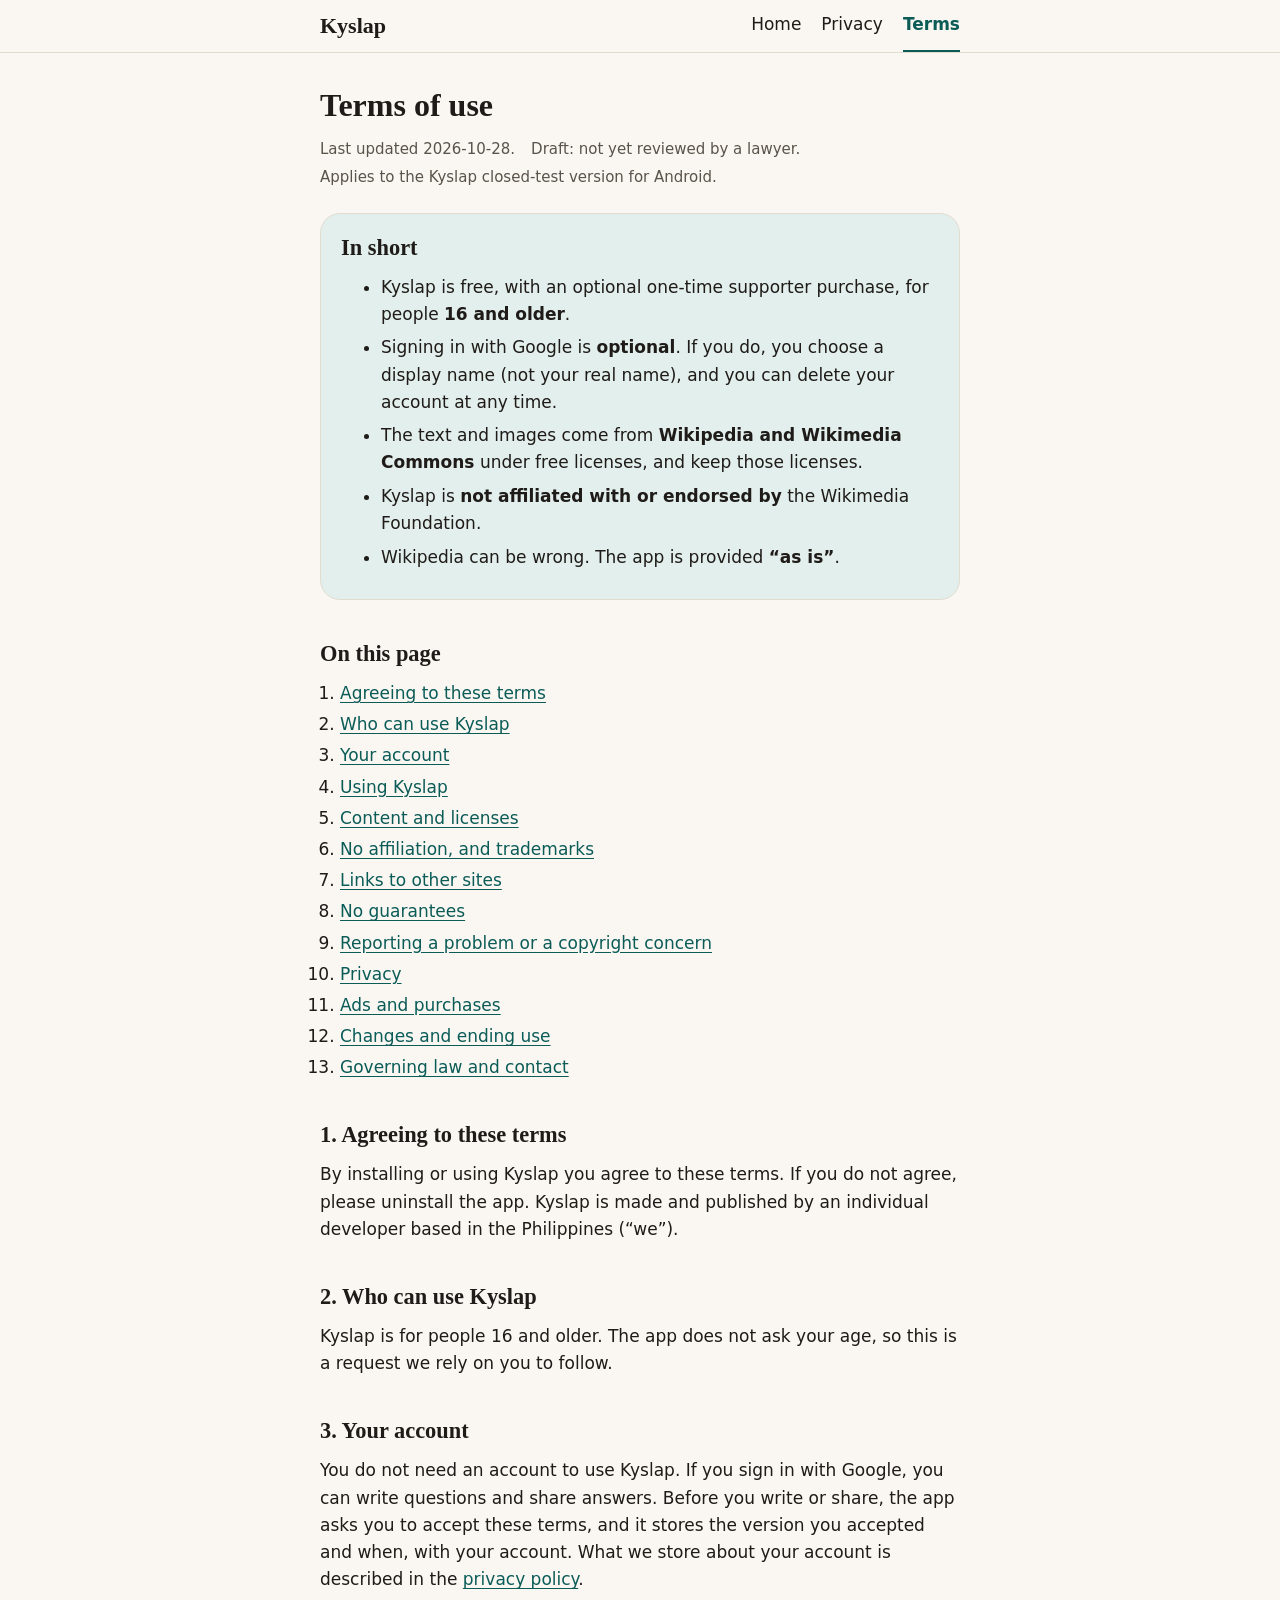
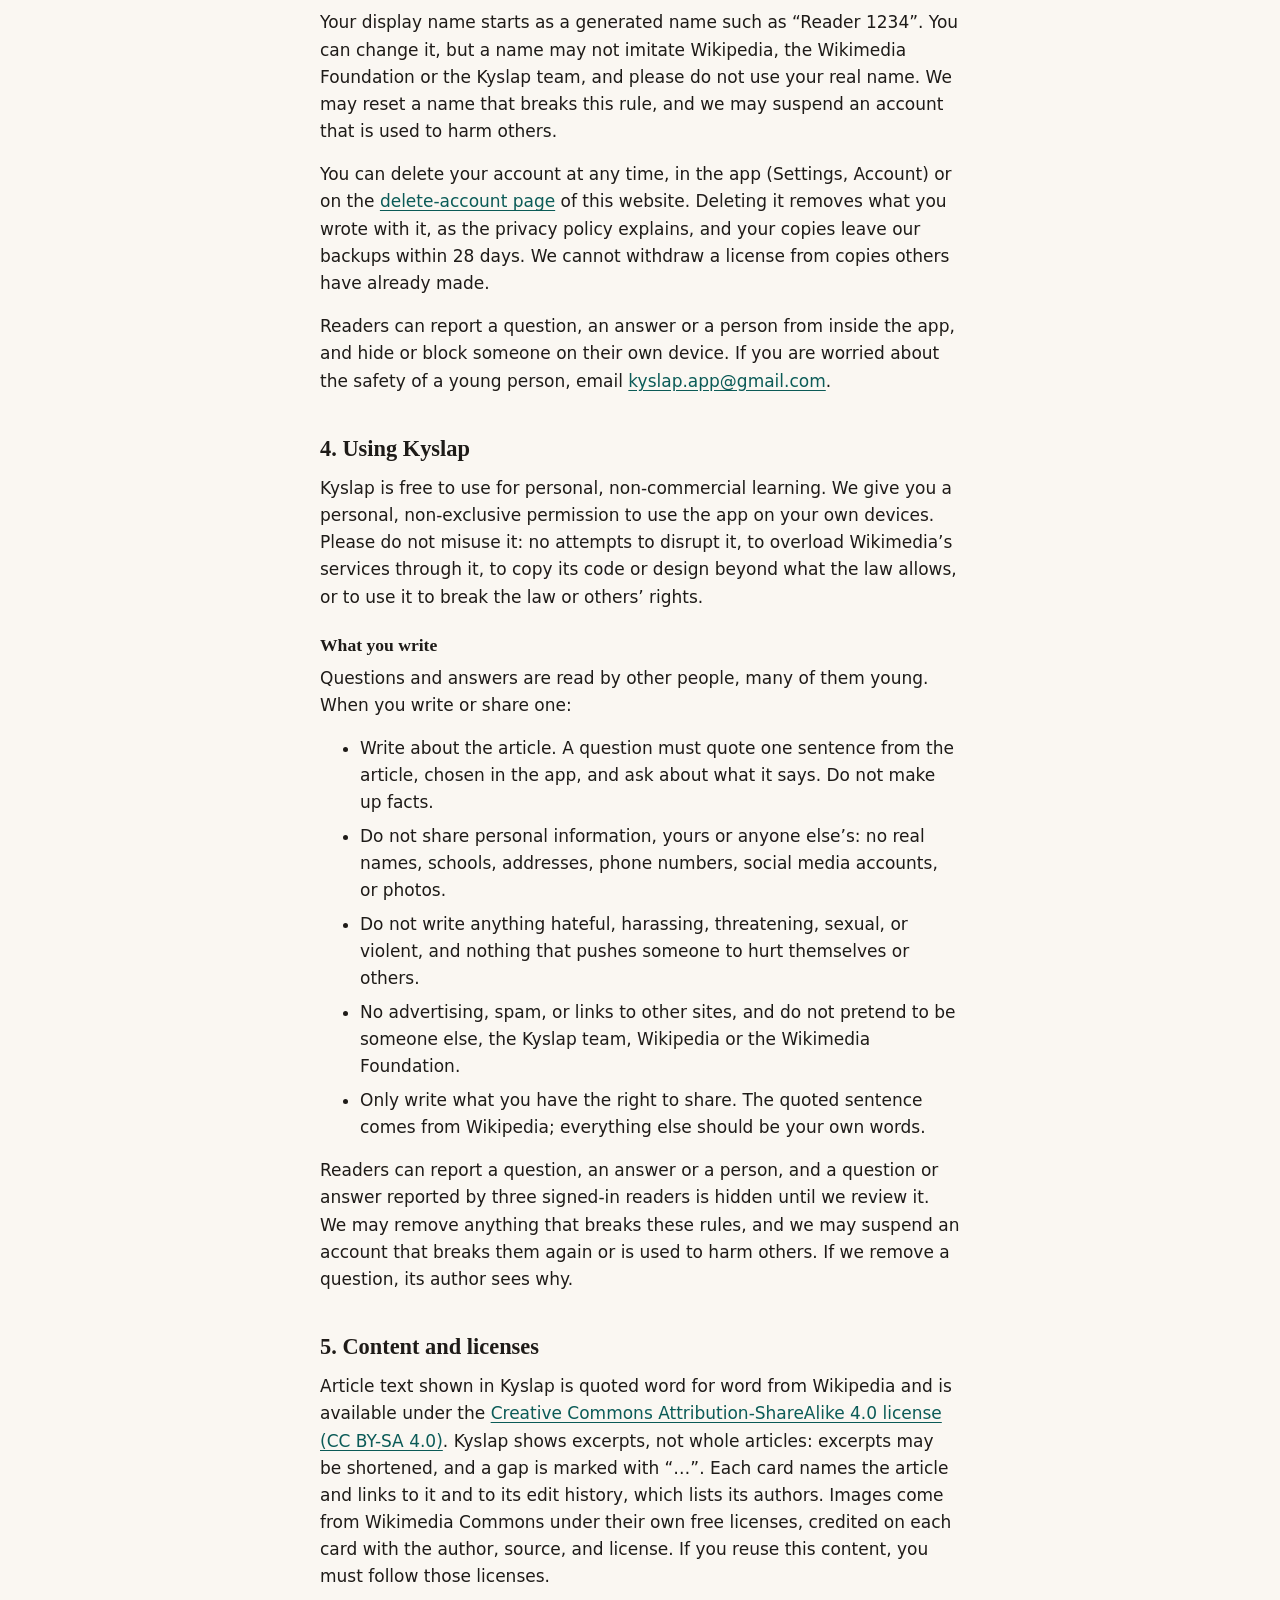
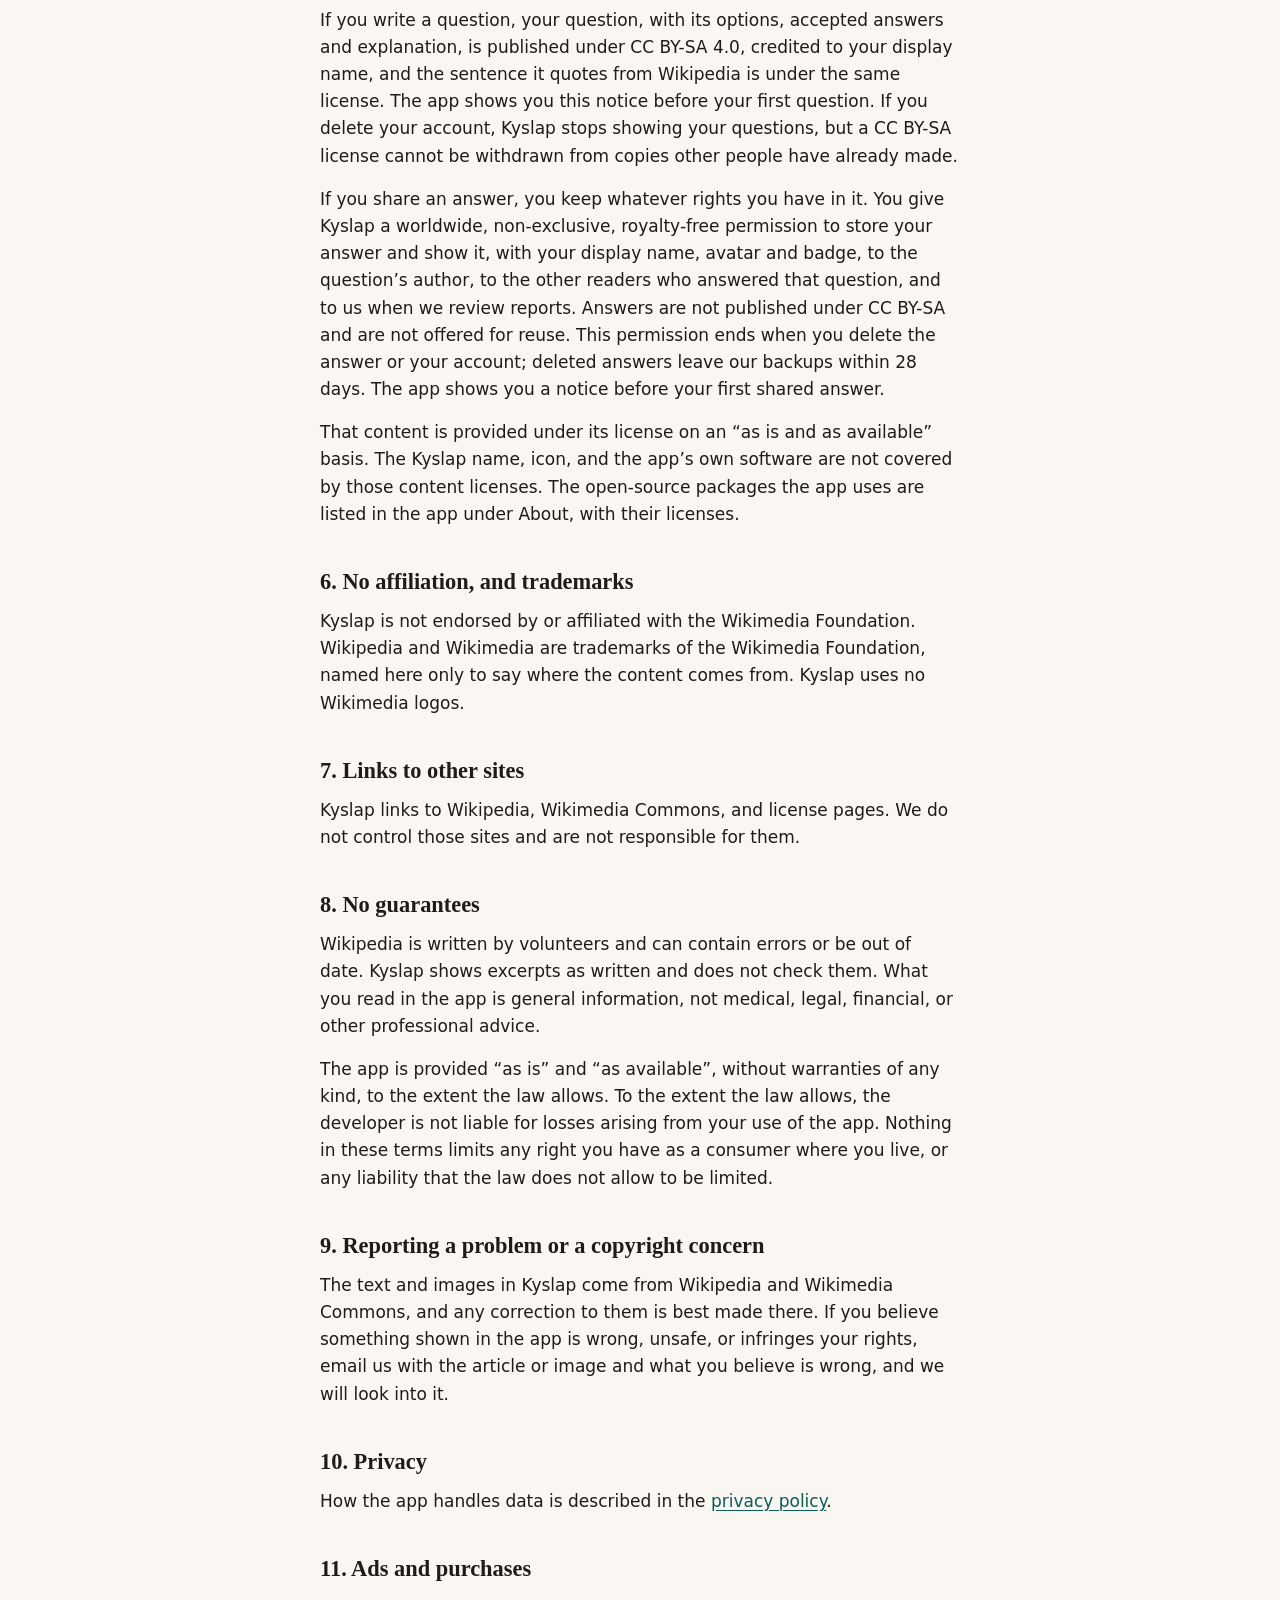
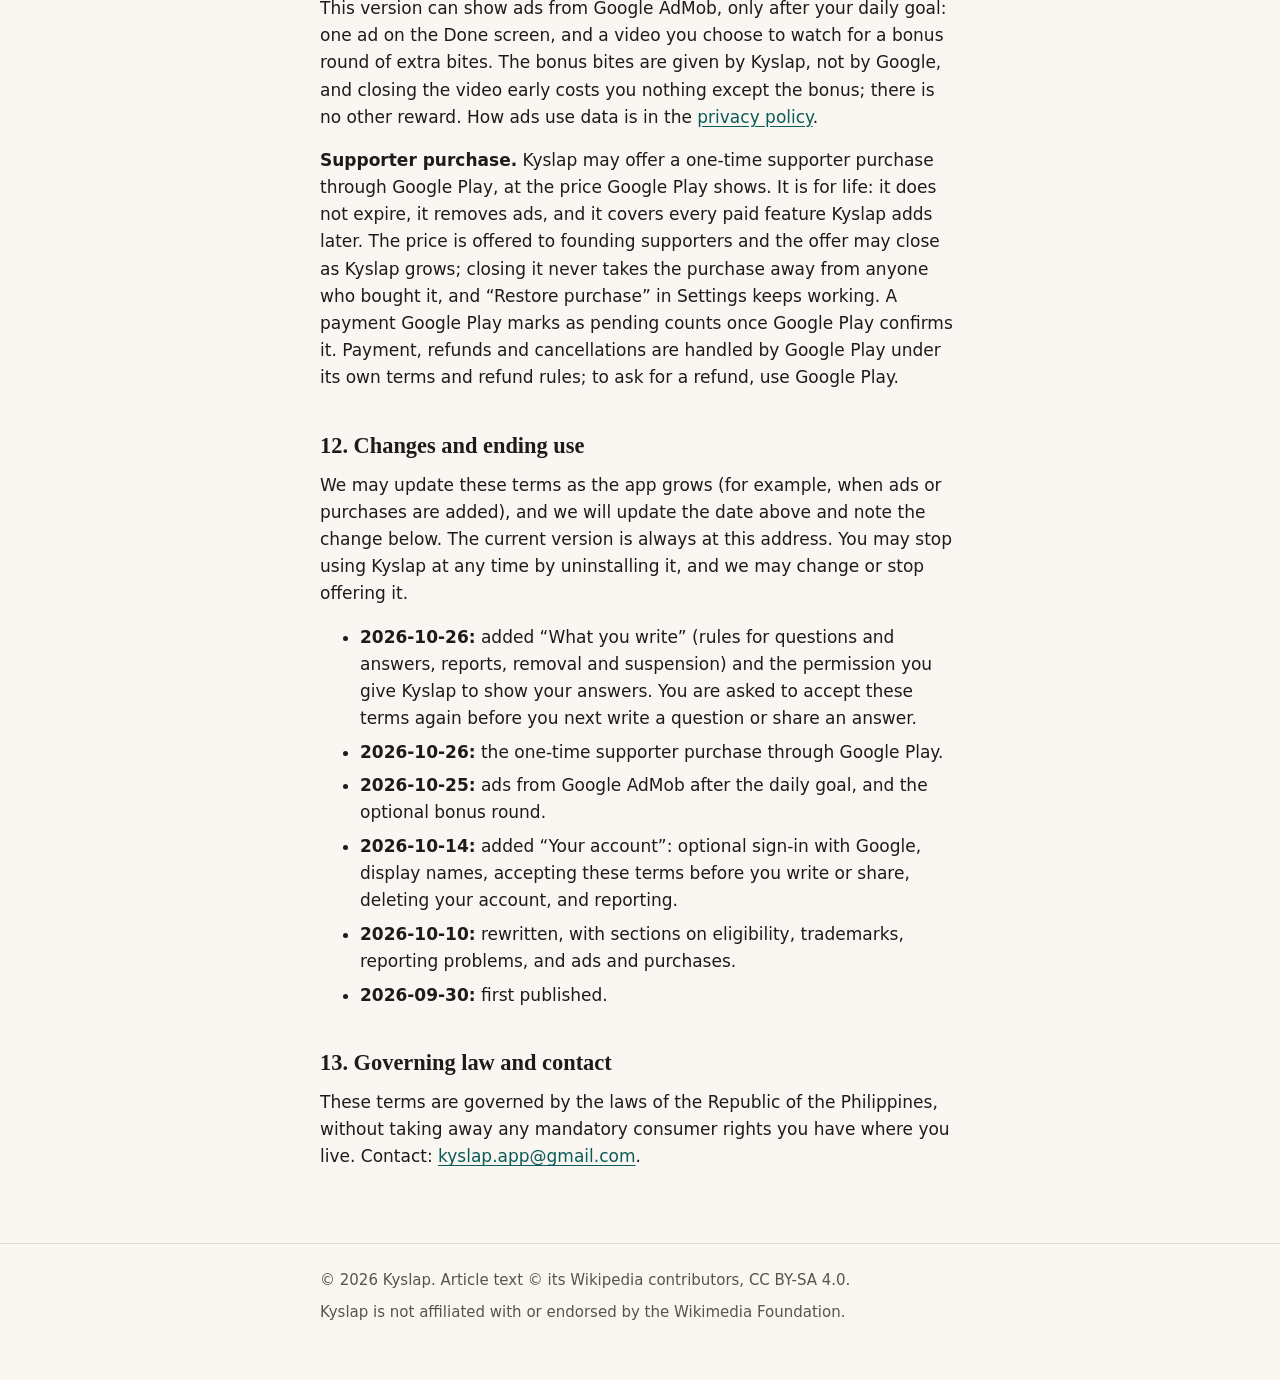
<file: terms.html>
<!doctype html>
<html lang="en">
<head>
<meta charset="utf-8">
<meta name="viewport" content="width=device-width, initial-scale=1">
<meta name="color-scheme" content="light dark">
<meta name="description" content="The terms for using the Kyslap app: who can use it, how its Wikipedia content is licensed, and what we do and do not promise.">
<title>Terms of use · Kyslap</title>
<link rel="stylesheet" href="style.css">
</head>
<body>
<a class="skip" href="#main">Skip to content</a>
<header class="site"><div class="wrap">
<a class="brand" href="./">Kyslap</a>
<nav aria-label="Main"><a href="./">Home</a><a href="privacy.html">Privacy</a><a href="terms.html" aria-current="page">Terms</a></nav>
</div></header>
<main id="main"><div class="wrap">
<h1>Terms of use</h1>
<p class="muted updated"><span>Last updated 2026-10-28.</span><span>Draft: not yet reviewed by a lawyer.</span><span>Applies to the Kyslap closed-test version for Android.</span></p>

<div class="panel tint">
<h2>In short</h2>
<ul>
<li>Kyslap is free, with an optional one-time supporter purchase, for people <strong>16 and older</strong>.</li>
<li>Signing in with Google is <strong>optional</strong>. If you do, you choose a display name (not your real name), and you can delete your account at any time.</li>
<li>The text and images come from <strong>Wikipedia and Wikimedia Commons</strong> under free licenses, and keep those licenses.</li>
<li>Kyslap is <strong>not affiliated with or endorsed by</strong> the Wikimedia Foundation.</li>
<li>Wikipedia can be wrong. The app is provided <strong>“as is”</strong>.</li>
</ul>
</div>

<h2 id="contents">On this page</h2>
<ol class="toc">
<li><a href="#agree">Agreeing to these terms</a></li>
<li><a href="#who">Who can use Kyslap</a></li>
<li><a href="#account">Your account</a></li>
<li><a href="#use">Using Kyslap</a></li>
<li><a href="#content">Content and licenses</a></li>
<li><a href="#affiliation">No affiliation, and trademarks</a></li>
<li><a href="#links">Links to other sites</a></li>
<li><a href="#guarantees">No guarantees</a></li>
<li><a href="#complaints">Reporting a problem or a copyright concern</a></li>
<li><a href="#privacy">Privacy</a></li>
<li><a href="#later">Ads and purchases</a></li>
<li><a href="#changes">Changes and ending use</a></li>
<li><a href="#law">Governing law and contact</a></li>
</ol>

<h2 id="agree">1. Agreeing to these terms</h2>
<p>By installing or using Kyslap you agree to these terms. If you do not agree, please uninstall the app. Kyslap is made and published by an individual developer based in the Philippines (“we”).</p>

<h2 id="who">2. Who can use Kyslap</h2>
<p>Kyslap is for people 16 and older. The app does not ask your age, so this is a request we rely on you to follow.</p>

<h2 id="account">3. Your account</h2>
<p>You do not need an account to use Kyslap. If you sign in with Google, you can write questions and share answers. Before you write or share, the app asks you to accept these terms, and it stores the version you accepted and when, with your account. What we store about your account is described in the <a href="privacy.html">privacy policy</a>.</p>
<p>Your display name starts as a generated name such as “Reader 1234”. You can change it, but a name may not imitate Wikipedia, the Wikimedia Foundation or the Kyslap team, and please do not use your real name. We may reset a name that breaks this rule, and we may suspend an account that is used to harm others.</p>
<p>You can delete your account at any time, in the app (Settings, Account) or on the <a href="delete-account">delete-account page</a> of this website. Deleting it removes what you wrote with it, as the privacy policy explains, and your copies leave our backups within 28 days. We cannot withdraw a license from copies others have already made.</p>
<p>Readers can report a question, an answer or a person from inside the app, and hide or block someone on their own device. If you are worried about the safety of a young person, email <a href="mailto:kyslap.app@gmail.com">kyslap.app@gmail.com</a>.</p>

<h2 id="use">4. Using Kyslap</h2>
<p>Kyslap is free to use for personal, non-commercial learning. We give you a personal, non-exclusive permission to use the app on your own devices. Please do not misuse it: no attempts to disrupt it, to overload Wikimedia’s services through it, to copy its code or design beyond what the law allows, or to use it to break the law or others’ rights.</p>
<h3 id="rules">What you write</h3>
<p>Questions and answers are read by other people, many of them young. When you write or share one:</p>
<ul>
<li>Write about the article. A question must quote one sentence from the article, chosen in the app, and ask about what it says. Do not make up facts.</li>
<li>Do not share personal information, yours or anyone else’s: no real names, schools, addresses, phone numbers, social media accounts, or photos.</li>
<li>Do not write anything hateful, harassing, threatening, sexual, or violent, and nothing that pushes someone to hurt themselves or others.</li>
<li>No advertising, spam, or links to other sites, and do not pretend to be someone else, the Kyslap team, Wikipedia or the Wikimedia Foundation.</li>
<li>Only write what you have the right to share. The quoted sentence comes from Wikipedia; everything else should be your own words.</li>
</ul>
<p>Readers can report a question, an answer or a person, and a question or answer reported by three signed-in readers is hidden until we review it. We may remove anything that breaks these rules, and we may suspend an account that breaks them again or is used to harm others. If we remove a question, its author sees why.</p>

<h2 id="content">5. Content and licenses</h2>
<p>Article text shown in Kyslap is quoted word for word from Wikipedia and is available under the <a href="https://creativecommons.org/licenses/by-sa/4.0/">Creative Commons Attribution-ShareAlike 4.0 license (CC BY-SA 4.0)</a>. Kyslap shows excerpts, not whole articles: excerpts may be shortened, and a gap is marked with “…”. Each card names the article and links to it and to its edit history, which lists its authors. Images come from Wikimedia Commons under their own free licenses, credited on each card with the author, source, and license. If you reuse this content, you must follow those licenses.</p>
<p>If you write a question, your question, with its options, accepted answers and explanation, is published under CC BY-SA 4.0, credited to your display name, and the sentence it quotes from Wikipedia is under the same license. The app shows you this notice before your first question. If you delete your account, Kyslap stops showing your questions, but a CC BY-SA license cannot be withdrawn from copies other people have already made.</p>
<p>If you share an answer, you keep whatever rights you have in it. You give Kyslap a worldwide, non-exclusive, royalty-free permission to store your answer and show it, with your display name, avatar and badge, to the question’s author, to the other readers who answered that question, and to us when we review reports. Answers are not published under CC BY-SA and are not offered for reuse. This permission ends when you delete the answer or your account; deleted answers leave our backups within 28 days. The app shows you a notice before your first shared answer.</p>
<p>That content is provided under its license on an “as is and as available” basis. The Kyslap name, icon, and the app’s own software are not covered by those content licenses. The open-source packages the app uses are listed in the app under About, with their licenses.</p>

<h2 id="affiliation">6. No affiliation, and trademarks</h2>
<p>Kyslap is not endorsed by or affiliated with the Wikimedia Foundation. Wikipedia and Wikimedia are trademarks of the Wikimedia Foundation, named here only to say where the content comes from. Kyslap uses no Wikimedia logos.</p>

<h2 id="links">7. Links to other sites</h2>
<p>Kyslap links to Wikipedia, Wikimedia Commons, and license pages. We do not control those sites and are not responsible for them.</p>

<h2 id="guarantees">8. No guarantees</h2>
<p>Wikipedia is written by volunteers and can contain errors or be out of date. Kyslap shows excerpts as written and does not check them. What you read in the app is general information, not medical, legal, financial, or other professional advice.</p>
<p>The app is provided “as is” and “as available”, without warranties of any kind, to the extent the law allows. To the extent the law allows, the developer is not liable for losses arising from your use of the app. Nothing in these terms limits any right you have as a consumer where you live, or any liability that the law does not allow to be limited.</p>

<h2 id="complaints">9. Reporting a problem or a copyright concern</h2>
<p>The text and images in Kyslap come from Wikipedia and Wikimedia Commons, and any correction to them is best made there. If you believe something shown in the app is wrong, unsafe, or infringes your rights, email us with the article or image and what you believe is wrong, and we will look into it.</p>

<h2 id="privacy">10. Privacy</h2>
<p>How the app handles data is described in the <a href="privacy.html">privacy policy</a>.</p>

<h2 id="later">11. Ads and purchases</h2>
<p>This version can show ads from Google AdMob, only after your daily goal: one ad on the Done screen, and a video you choose to watch for a bonus round of extra bites. The bonus bites are given by Kyslap, not by Google, and closing the video early costs you nothing except the bonus; there is no other reward. How ads use data is in the <a href="privacy.html#ads">privacy policy</a>.</p>
<p><strong>Supporter purchase.</strong> Kyslap may offer a one-time supporter purchase through Google Play, at the price Google Play shows. It is for life: it does not expire, it removes ads, and it covers every paid feature Kyslap adds later. The price is offered to founding supporters and the offer may close as Kyslap grows; closing it never takes the purchase away from anyone who bought it, and “Restore purchase” in Settings keeps working. A payment Google Play marks as pending counts once Google Play confirms it. Payment, refunds and cancellations are handled by Google Play under its own terms and refund rules; to ask for a refund, use Google Play.</p>

<h2 id="changes">12. Changes and ending use</h2>
<p>We may update these terms as the app grows (for example, when ads or purchases are added), and we will update the date above and note the change below. The current version is always at this address. You may stop using Kyslap at any time by uninstalling it, and we may change or stop offering it.</p>
<ul>
<li><strong>2026-10-26:</strong> added “What you write” (rules for questions and answers, reports, removal and suspension) and the permission you give Kyslap to show your answers. You are asked to accept these terms again before you next write a question or share an answer.</li>
<li><strong>2026-10-26:</strong> the one-time supporter purchase through Google Play.</li>
<li><strong>2026-10-25:</strong> ads from Google AdMob after the daily goal, and the optional bonus round.</li>
<li><strong>2026-10-14:</strong> added “Your account”: optional sign-in with Google, display names, accepting these terms before you write or share, deleting your account, and reporting.</li>
<li><strong>2026-10-10:</strong> rewritten, with sections on eligibility, trademarks, reporting problems, and ads and purchases.</li>
<li><strong>2026-09-30:</strong> first published.</li>
</ul>

<h2 id="law">13. Governing law and contact</h2>
<p>These terms are governed by the laws of the Republic of the Philippines, without taking away any mandatory consumer rights you have where you live. Contact: <a href="mailto:kyslap.app@gmail.com">kyslap.app@gmail.com</a>.</p>
</div></main>
<footer class="site"><div class="wrap">
<p>© 2026 Kyslap. Article text © its Wikipedia contributors, CC BY-SA 4.0.</p>
<p>Kyslap is not affiliated with or endorsed by the Wikimedia Foundation.</p>
</div></footer>
</body>
</html>
</file>
<file: style.css>
/* Kyslap site (SITE-01). Colours, radii and flat hairline style follow docs/design/DESIGN.md §2 and §4, so the site looks like the app.
   D57 provenance: docs/research/legal-pages.md. No external fonts or images. The pages contact no other server, except delete-account.html, which loads Google's sign-in script (privacy policy). */

/* cited: DESIGN.md §2 tokens `background`, `surface`, `text`, `textSecondary`, `accentText`, `border`, `hookTint`; every text pair is recomputed in docs/sessions/2026-10-10-site-01.md (WCAG 1.4.3, 4.5:1). */
:root {
  color-scheme: light dark;
  --bg: #faf7f2; --surface: #f1ece4; --tint: #e3efec; --text: #1e1b18; --muted: #5a534b; --accent: #0b5b57; --border: #e2dbd0; --rule: #8a8176; /* --rule: DESIGN.md §2 `outline` (cited) */
}
@media (prefers-color-scheme: dark) {
  :root { --bg: #151412; --surface: #211f1c; --tint: #15302d; --text: #f1ece4; --muted: #bdb4a8; --accent: #7ad3ca; --border: #34302b; --rule: #8c8378; }
}

/* aesthetic: system font stacks, because the app's own faces (Literata, Atkinson) are 250 KB each and a legal page should load at once on a slow connection; the serif stack keeps the "good book" tone of DESIGN.md §1. */
:root { --serif: Literata, "Iowan Old Style", Georgia, "Times New Roman", serif; --sans: "Atkinson Hyperlegible Next", system-ui, -apple-system, "Segoe UI", Roboto, sans-serif; }

/* cited: WCAG 1.4.4 (text resizes to 200%): every size is in rem, so it follows the reader's own text size. */
/* cited: WCAG 1.4.8 (at most 80 characters a line; line spacing at least 1.5): 40rem at 1.0625rem is about 75 characters; the 1.6 line spacing meets U1's 1.5 floor (PRINCIPLES U1, WCAG 1.4.12). */
/* aesthetic: 1.0625rem (17px) matches the app's 17sp body text (U1), which is itself an aesthetic choice with no source; the 1rem side gutter is the app's 16dp gutter (DESIGN.md §4). */
/* aesthetic: the headings and the home-page lede (h1 2rem, h2 1.4rem, h3 1.1rem, lede 1.25rem) echo the app's 28/20 display and title sizes; the 15px (0.9375rem) small text stays above U1's 14sp floor; the 2.5rem section spacing and the panel padding are visual rhythm, not reading-critical. */
html { -webkit-text-size-adjust: 100%; }
body { margin: 0; background: var(--bg); color: var(--text); font: 1.0625rem/1.6 var(--sans); overflow-wrap: anywhere; }
.wrap { max-width: 40rem; margin: 0 auto; padding: 0 1rem; }
a { color: var(--accent); text-underline-offset: 0.15em; }
a:focus-visible { outline: 3px solid var(--accent); outline-offset: 2px; border-radius: 2px; }
h1, h2, h3 { font-family: var(--serif); line-height: 1.25; margin: 0; }
h1 { font-size: 2rem; margin-bottom: 0.75rem; }
h2 { font-size: 1.4rem; margin: 2.5rem 0 0.75rem; scroll-margin-top: 1rem; }
h3 { font-size: 1.1rem; margin: 1.5rem 0 0.5rem; }
p, ul, ol, dl { margin: 0 0 1rem; }
li { margin-bottom: 0.4rem; }
.muted { color: var(--muted); font-size: 0.9375rem; }

/* Header and footer. cited: WCAG 1.4.10 (reflow at 320 CSS px with no horizontal scroll): the nav wraps. cited: WCAG 2.5.8 (target size, 24 CSS px): links in the nav have a 2.75rem tall tap area. */
.skip { position: absolute; left: -999px; top: 0; background: var(--accent); color: var(--bg); padding: 0.5rem 1rem; z-index: 10; }
.skip:focus { left: 0; }
header.site { border-bottom: 1px solid var(--border); }
header.site .wrap { display: flex; flex-wrap: wrap; align-items: center; justify-content: space-between; gap: 0 1.5rem; }
.brand { font: 600 1.375rem/1 var(--serif); color: var(--text); text-decoration: none; padding: 0.9rem 0; }
nav { display: flex; flex-wrap: wrap; gap: 0 1.25rem; }
nav a { display: inline-block; padding: 0.7rem 0; min-height: 1.35rem; color: var(--text); text-decoration: none; border-bottom: 2px solid transparent; }
nav a:hover { border-bottom-color: var(--rule); }
nav a[aria-current="page"] { border-bottom-color: var(--accent); color: var(--accent); font-weight: 700; }
main { padding: 2rem 0 1rem; }
footer.site { border-top: 1px solid var(--border); margin-top: 2.5rem; padding: 1.5rem 0 3rem; color: var(--muted); font-size: 0.9375rem; }
footer.site p { margin-bottom: 0.5rem; }

/* Panels: flat with a hairline border and the `lg` radius (DESIGN.md §4). */
.panel { background: var(--surface); border: 1px solid var(--border); border-radius: 20px; padding: 1.25rem 1.25rem 0.75rem; margin: 1.5rem 0; }
.panel.tint { background: var(--tint); }
.panel h2, .panel h3 { margin-top: 0; }
.lede { font: 1.25rem/1.5 var(--serif); }
.toc { padding-left: 1.25rem; }
.toc li { margin-bottom: 0.25rem; }
dt { font-weight: 700; margin-top: 0.75rem; }
dd { margin: 0.1rem 0 0; }
.updated { display: flex; flex-wrap: wrap; gap: 0.25rem 1rem; }

/* Button (delete-account.html). cited: WCAG 2.5.8 target size and 1.4.3 contrast: --accent text on --bg is the link pair, and the label uses --bg on --accent, the same pair reversed. */
.btn { font: inherit; min-height: 2.75rem; padding: 0.5rem 1.25rem; border: 0; border-radius: 12px; background: var(--accent); color: var(--bg); cursor: pointer; }
.btn:disabled { opacity: 0.4; cursor: not-allowed; }
.btn:focus-visible { outline: 3px solid var(--text); outline-offset: 2px; }
input[type="checkbox"] { width: 1.25rem; height: 1.25rem; vertical-align: -0.2rem; margin-right: 0.5rem; accent-color: var(--accent); }

/* Print: a reader may print or save the policy. */
@media print { header.site nav, .skip { display: none; } body { background: #fff; color: #000; font-size: 11pt; } a { color: #000; } .panel { border: 1px solid #999; background: none; } }
</file>
